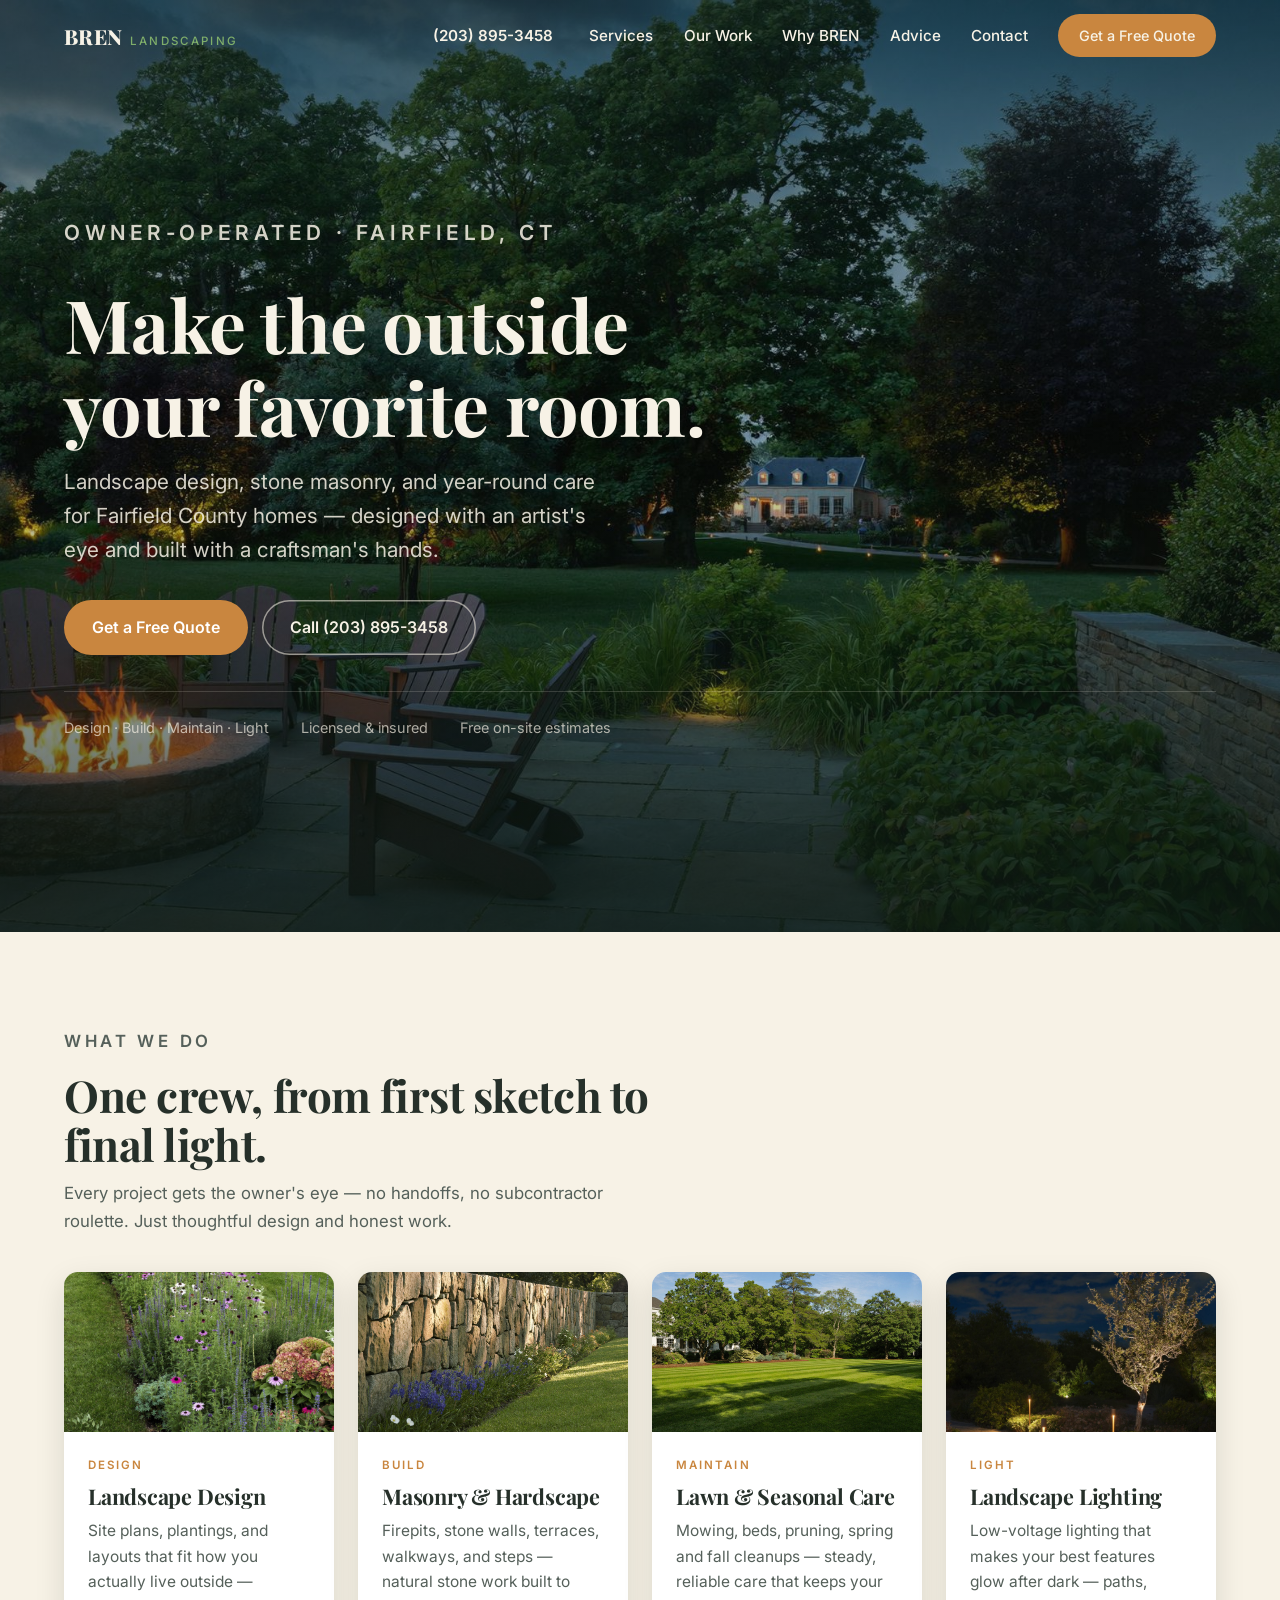
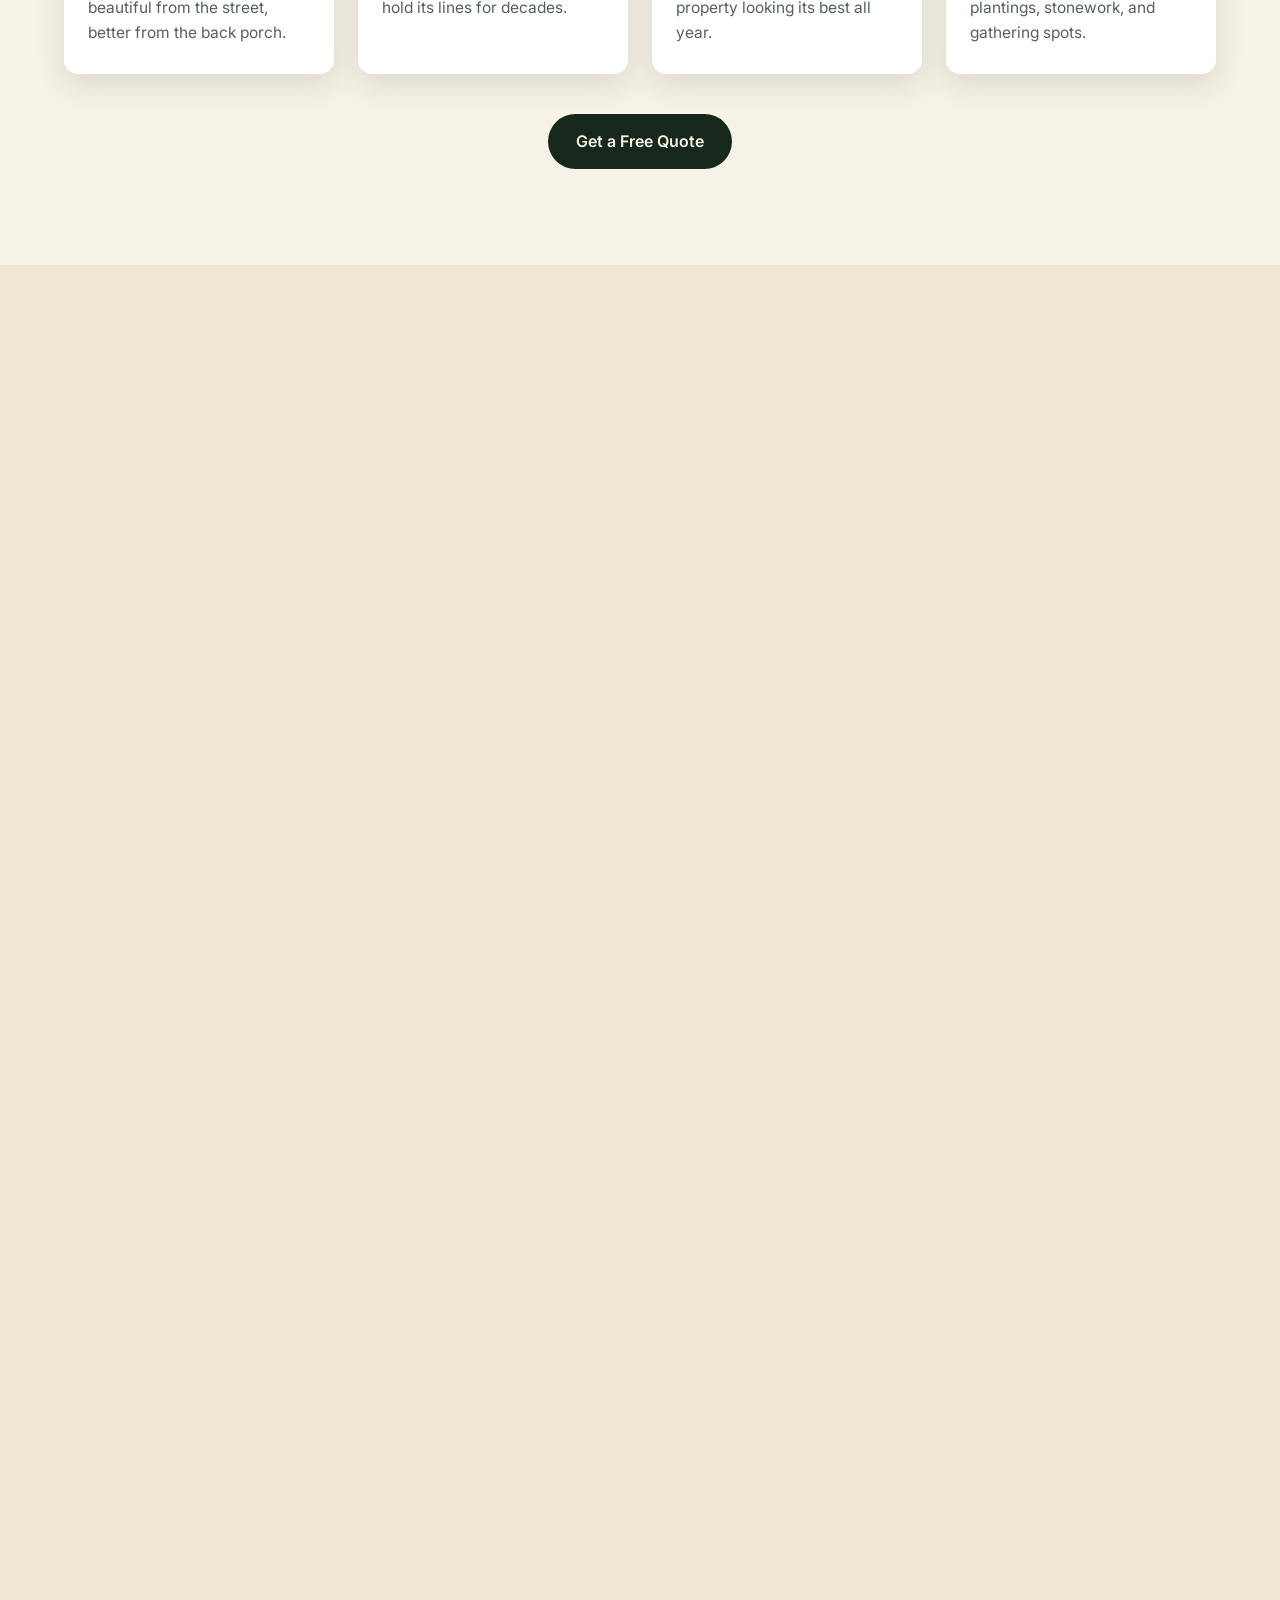
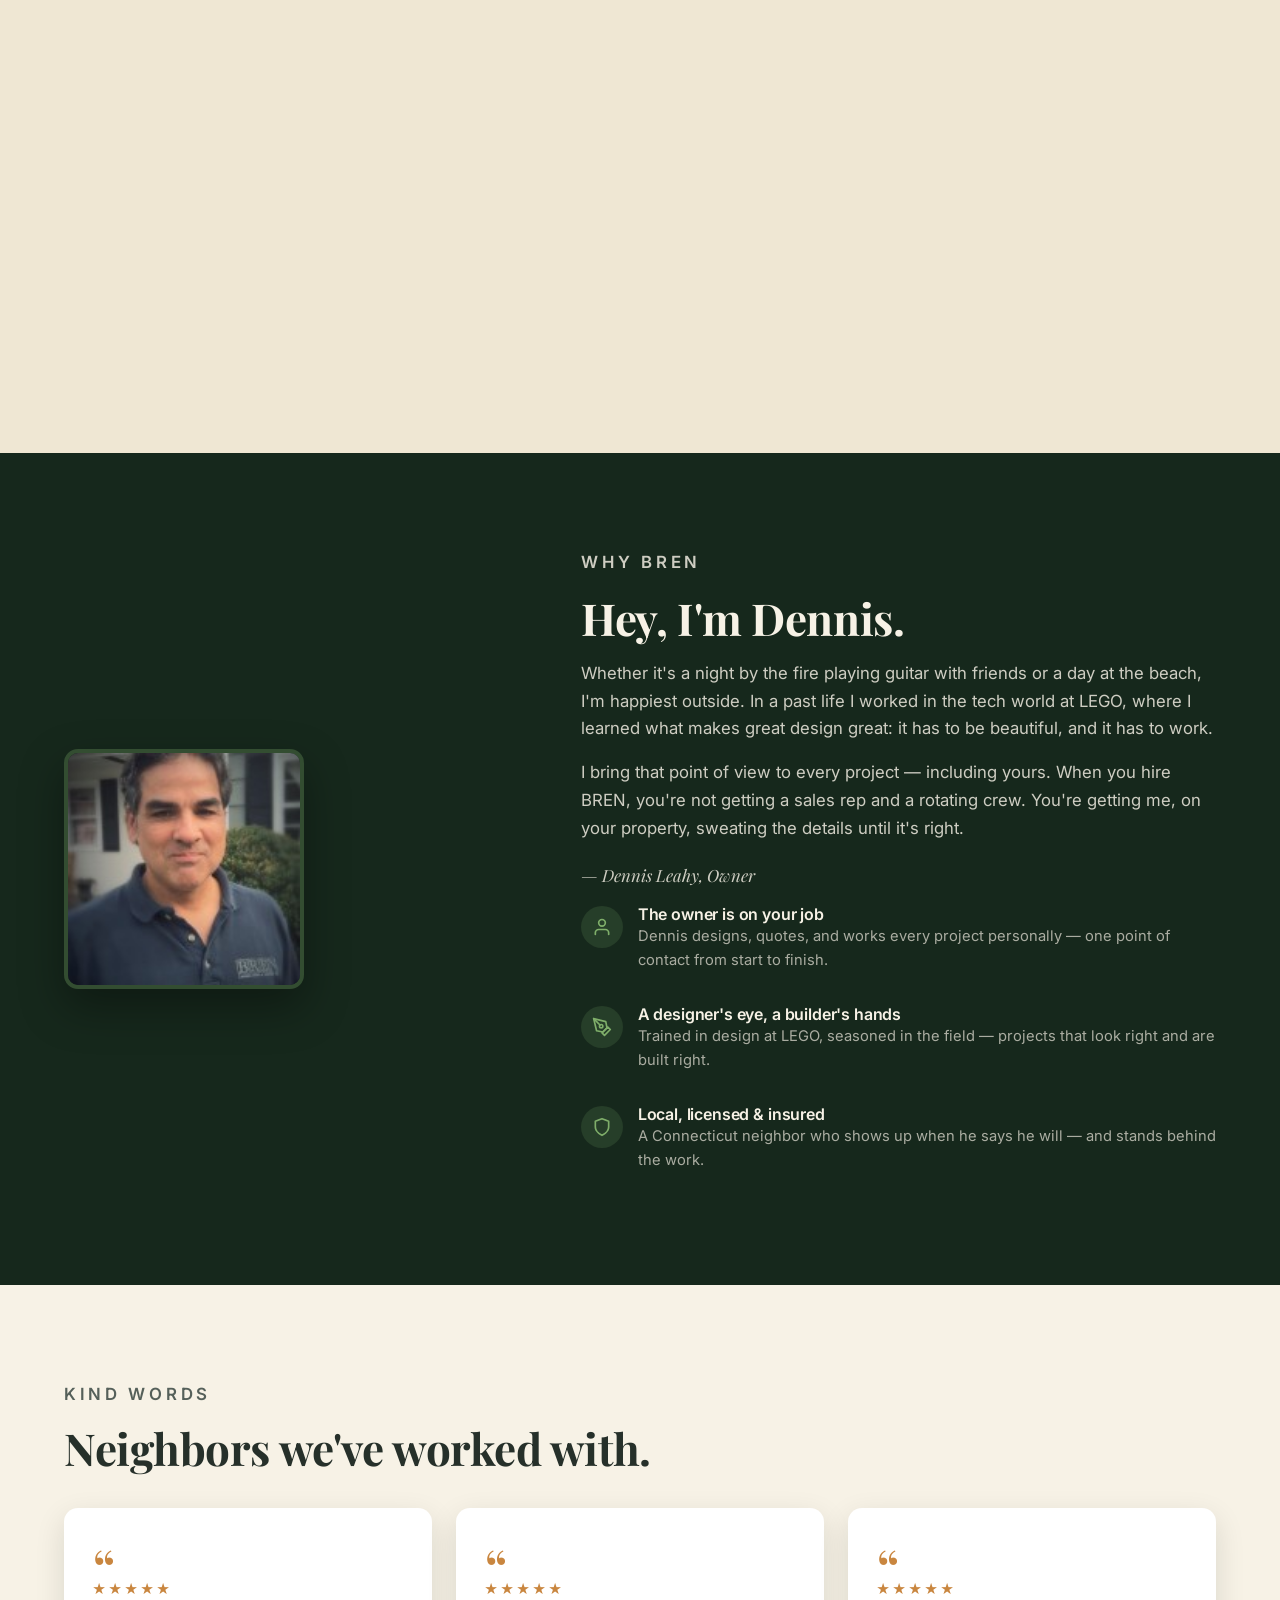
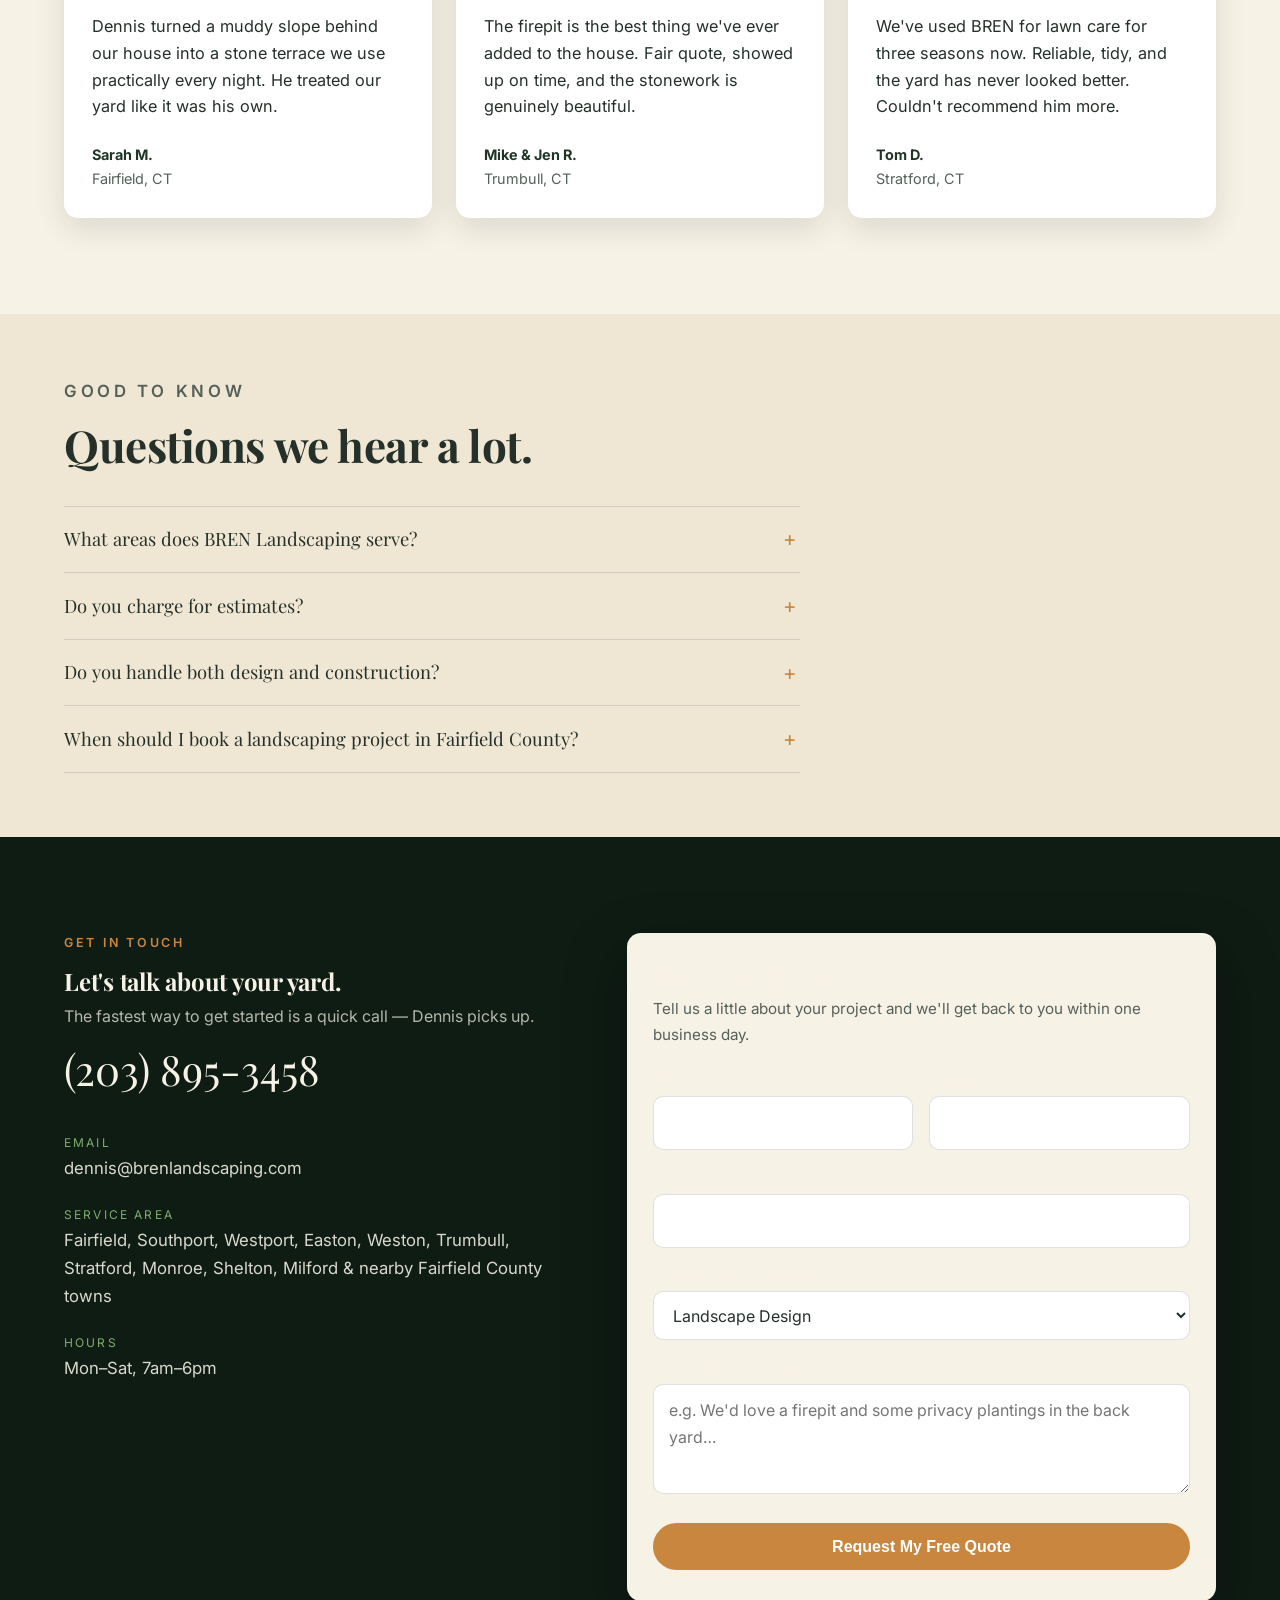
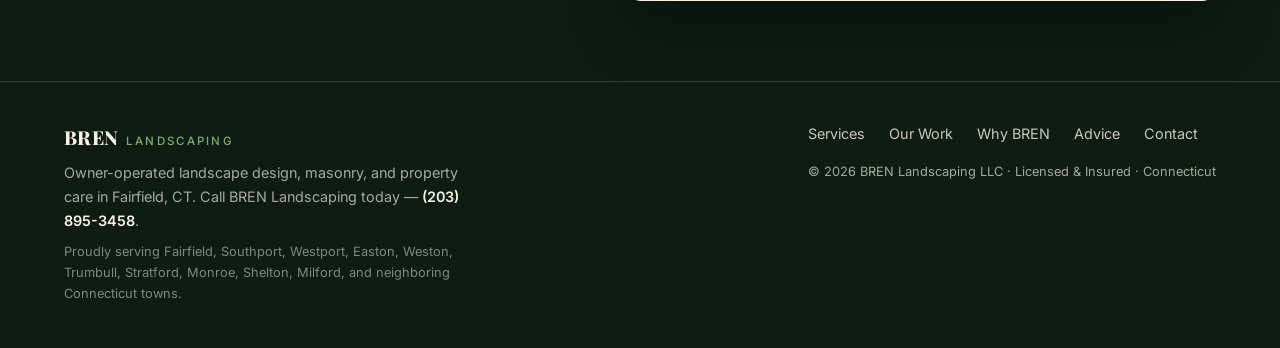
<file: index.html>
<!DOCTYPE html>
<html lang="en">
<head>
  <meta charset="UTF-8">
  <meta name="viewport" content="width=device-width, initial-scale=1.0">
  <title>Landscaping in Fairfield, CT | BREN Landscaping — Design, Masonry &amp; Lawn Care</title>
  <meta name="description" content="Owner-operated landscaping in Fairfield, CT and surrounding towns — Westport, Southport, Trumbull, Easton, Stratford &amp; more. Landscape design, stone masonry, firepits, lawn care, and landscape lighting. Free quotes: (203) 895-3458.">
  <link rel="canonical" href="https://brenlandscaping.com/">
  <meta name="geo.region" content="US-CT">
  <meta name="geo.placename" content="Fairfield, Connecticut">
  <meta property="og:type" content="website">
  <meta property="og:site_name" content="BREN Landscaping LLC">
  <meta property="og:title" content="Landscaping in Fairfield, CT | BREN Landscaping">
  <meta property="og:description" content="Owner-operated landscape design, stone masonry, lawn care, and landscape lighting in Fairfield, CT and surrounding Fairfield County towns. Free quotes: (203) 895-3458.">
  <meta property="og:url" content="https://brenlandscaping.com/">
  <meta property="og:image" content="https://brenlandscaping.com/images/hero.jpg">
  <meta name="twitter:card" content="summary_large_image">
  <meta name="twitter:title" content="Landscaping in Fairfield, CT | BREN Landscaping">
  <meta name="twitter:description" content="Owner-operated landscape design, masonry, lawn care &amp; lighting serving Fairfield County, CT. Free quotes: (203) 895-3458.">
  <link rel="icon" type="image/svg+xml" href="images/favicon.svg">
  <link rel="preconnect" href="https://fonts.googleapis.com">
  <link rel="preconnect" href="https://fonts.gstatic.com" crossorigin>
  <link href="https://fonts.googleapis.com/css2?family=Playfair+Display:ital,wght@0,700;0,800;1,600&family=Inter:wght@400;500;600&display=swap" rel="stylesheet">
  <link rel="stylesheet" href="css/styles.css">
  <script type="application/ld+json">
  {
    "@context": "https://schema.org",
    "@type": "HomeAndConstructionBusiness",
    "@id": "https://brenlandscaping.com/#business",
    "name": "BREN Landscaping LLC",
    "description": "Owner-operated landscaping company serving Fairfield, CT and surrounding Fairfield County towns. Landscape design, stone masonry, firepits, patios, lawn care, seasonal maintenance, and landscape lighting.",
    "url": "https://brenlandscaping.com/",
    "telephone": "+1-203-895-3458",
    "email": "dennis@brenlandscaping.com",
    "image": "https://brenlandscaping.com/images/hero.jpg",
    "priceRange": "$$",
    "founder": { "@type": "Person", "name": "Dennis Leahy" },
    "address": {
      "@type": "PostalAddress",
      "addressLocality": "Fairfield",
      "addressRegion": "CT",
      "addressCountry": "US"
    },
    "geo": { "@type": "GeoCoordinates", "latitude": 41.1408, "longitude": -73.2613 },
    "openingHoursSpecification": {
      "@type": "OpeningHoursSpecification",
      "dayOfWeek": ["Monday", "Tuesday", "Wednesday", "Thursday", "Friday", "Saturday"],
      "opens": "07:00",
      "closes": "18:00"
    },
    "areaServed": [
      { "@type": "City", "name": "Fairfield, CT" },
      { "@type": "City", "name": "Southport, CT" },
      { "@type": "City", "name": "Westport, CT" },
      { "@type": "City", "name": "Easton, CT" },
      { "@type": "City", "name": "Weston, CT" },
      { "@type": "City", "name": "Trumbull, CT" },
      { "@type": "City", "name": "Stratford, CT" },
      { "@type": "City", "name": "Monroe, CT" },
      { "@type": "City", "name": "Shelton, CT" },
      { "@type": "City", "name": "Milford, CT" }
    ],
    "hasOfferCatalog": {
      "@type": "OfferCatalog",
      "name": "Landscaping Services",
      "itemListElement": [
        { "@type": "Offer", "itemOffered": { "@type": "Service", "name": "Landscape Design", "areaServed": "Fairfield County, CT" } },
        { "@type": "Offer", "itemOffered": { "@type": "Service", "name": "Masonry & Hardscape — firepits, stone walls, terraces, walkways", "areaServed": "Fairfield County, CT" } },
        { "@type": "Offer", "itemOffered": { "@type": "Service", "name": "Lawn Care & Seasonal Maintenance", "areaServed": "Fairfield County, CT" } },
        { "@type": "Offer", "itemOffered": { "@type": "Service", "name": "Landscape Lighting", "areaServed": "Fairfield County, CT" } }
      ]
    }
  }
  </script>
  <script type="application/ld+json">
  {
    "@context": "https://schema.org",
    "@type": "FAQPage",
    "mainEntity": [
      {
        "@type": "Question",
        "name": "What areas does BREN Landscaping serve?",
        "acceptedAnswer": {
          "@type": "Answer",
          "text": "We're based in Fairfield, CT and work throughout the surrounding towns — Southport, Westport, Easton, Weston, Trumbull, Stratford, Monroe, Shelton, Milford, and neighboring Fairfield County communities."
        }
      },
      {
        "@type": "Question",
        "name": "Do you charge for estimates?",
        "acceptedAnswer": {
          "@type": "Answer",
          "text": "No — on-site estimates are always free. Call (203) 895-3458 and Dennis will walk the property with you, talk through ideas, and follow up with a clear written quote."
        }
      },
      {
        "@type": "Question",
        "name": "Do you handle both design and construction?",
        "acceptedAnswer": {
          "@type": "Answer",
          "text": "Yes. BREN is a design-build company: the same person who designs your landscape — owner Dennis Leahy — builds it. Plans, plantings, stonework, lighting, and ongoing care, all from one point of contact."
        }
      },
      {
        "@type": "Question",
        "name": "When should I book a landscaping project in Fairfield County?",
        "acceptedAnswer": {
          "@type": "Answer",
          "text": "Spring and fall fill up fastest. For patios, firepits, and other masonry projects, reaching out a season ahead is ideal — but call anytime and we'll find a slot that works."
        }
      }
    ]
  }
  </script>
</head>
<body>

  <!-- ============ Header ============ -->
  <header class="site-header" id="top">
    <div class="wrap header-inner">
      <a class="logo" href="#top">BREN <span>Landscaping</span></a>
      <a class="nav-phone" href="tel:+12038953458">(203)&nbsp;895-3458</a>
      <nav class="site-nav" id="site-nav" aria-label="Main navigation">
        <a href="#services">Services</a>
        <a href="#portfolio">Our Work</a>
        <a href="#why">Why BREN</a>
        <a href="blog/index.html">Advice</a>
        <a href="#contact">Contact</a>
        <a class="btn btn-primary" href="#contact">Get a Free Quote</a>
        <a class="btn btn-ghost nav-call" href="tel:+12038953458">Call (203) 895-3458</a>
      </nav>
      <button class="nav-toggle" aria-label="Open menu" aria-expanded="false" aria-controls="site-nav"><span></span></button>
    </div>
  </header>

  <!-- ============ Hero ============ -->
  <section class="hero">
    <div class="wrap hero-content">
      <p class="eyebrow">Owner-Operated &middot; Fairfield, CT</p>
      <h1>Make the outside your favorite room.</h1>
      <p>Landscape design, stone masonry, and year-round care for Fairfield County homes — designed with an artist's eye and built with a craftsman's hands.</p>
      <div class="hero-ctas">
        <a class="btn btn-primary" href="#contact">Get a Free Quote</a>
        <a class="btn btn-ghost" href="tel:+12038953458">Call (203) 895-3458</a>
      </div>
      <div class="hero-note">
        <span>Design &middot; Build &middot; Maintain &middot; Light</span>
        <span>Licensed &amp; insured</span>
        <span>Free on-site estimates</span>
      </div>
    </div>
  </section>

  <!-- ============ Services ============ -->
  <section class="services" id="services">
    <div class="wrap">
      <div class="section-head reveal">
        <p class="eyebrow">What We Do</p>
        <h2>One crew, from first sketch to final light.</h2>
        <p>Every project gets the owner's eye — no handoffs, no subcontractor roulette. Just thoughtful design and honest work.</p>
      </div>
      <div class="services-grid">
        <article class="service-card reveal">
          <img src="images/gallery-8.jpg" alt="Layered perennial garden design">
          <div class="service-body">
            <span class="service-tag">Design</span>
            <h3>Landscape Design</h3>
            <p>Site plans, plantings, and layouts that fit how you actually live outside — beautiful from the street, better from the back porch.</p>
          </div>
        </article>
        <article class="service-card reveal">
          <img src="images/gallery-3.jpg" alt="Dry-laid fieldstone wall masonry">
          <div class="service-body">
            <span class="service-tag">Build</span>
            <h3>Masonry &amp; Hardscape</h3>
            <p>Firepits, stone walls, terraces, walkways, and steps — natural stone work built to hold its lines for decades.</p>
          </div>
        </article>
        <article class="service-card reveal">
          <img src="images/gallery-5.jpg" alt="Freshly maintained striped lawn">
          <div class="service-body">
            <span class="service-tag">Maintain</span>
            <h3>Lawn &amp; Seasonal Care</h3>
            <p>Mowing, beds, pruning, spring and fall cleanups — steady, reliable care that keeps your property looking its best all year.</p>
          </div>
        </article>
        <article class="service-card reveal">
          <img src="images/gallery-4.jpg" alt="Landscape lighting along a garden path at night">
          <div class="service-body">
            <span class="service-tag">Light</span>
            <h3>Landscape Lighting</h3>
            <p>Low-voltage lighting that makes your best features glow after dark — paths, plantings, stonework, and gathering spots.</p>
          </div>
        </article>
      </div>
      <div class="section-cta reveal">
        <a class="btn btn-dark" href="#contact">Get a Free Quote</a>
      </div>
    </div>
  </section>

  <!-- ============ Portfolio ============ -->
  <section class="portfolio" id="portfolio">
    <div class="wrap">
      <div class="section-head reveal">
        <p class="eyebrow">Our Work</p>
        <h2>Projects we're proud to sign.</h2>
        <p>A few recent backyards, patios, and gardens in Fairfield, Westport, Trumbull, and the towns in between.</p>
      </div>
      <div class="masonry">
        <figure class="reveal"><img src="images/gallery-1.jpg" alt="Custom stone firepit at dusk in Fairfield, CT" loading="lazy"><figcaption>Custom Firepit &amp; Seating &middot; Fairfield</figcaption></figure>
        <figure class="reveal"><img src="images/gallery-2.jpg" alt="Bluestone terrace with garden beds in Westport, CT" loading="lazy"><figcaption>Bluestone Terrace &middot; Westport</figcaption></figure>
        <figure class="reveal"><img src="images/gallery-6.jpg" alt="Stone steps through a planted hillside in Easton, CT" loading="lazy"><figcaption>Hillside Steps &amp; Plantings &middot; Easton</figcaption></figure>
        <figure class="reveal"><img src="images/gallery-5.jpg" alt="Freshly striped lawn with mature trees in Fairfield, CT" loading="lazy"><figcaption>Full-Property Lawn Care &middot; Fairfield</figcaption></figure>
        <figure class="reveal"><img src="images/gallery-4.jpg" alt="Landscape lighting along a garden path at night in Southport, CT" loading="lazy"><figcaption>Path &amp; Garden Lighting &middot; Southport</figcaption></figure>
        <figure class="reveal"><img src="images/gallery-3.jpg" alt="Dry-laid fieldstone wall in Trumbull, CT" loading="lazy"><figcaption>Dry-Laid Fieldstone Wall &middot; Trumbull</figcaption></figure>
        <figure class="reveal"><img src="images/gallery-7.jpg" alt="Outdoor dining patio under string lights in Stratford, CT" loading="lazy"><figcaption>Evening Dining Patio &middot; Stratford</figcaption></figure>
        <figure class="reveal"><img src="images/gallery-8.jpg" alt="Layered perennial garden bed in bloom in Weston, CT" loading="lazy"><figcaption>Perennial Garden Beds &middot; Weston</figcaption></figure>
      </div>
      <div class="section-cta reveal">
        <a class="btn btn-dark" href="tel:+12038953458">Call to Talk About Your Project</a>
      </div>
    </div>
  </section>

  <!-- ============ Why BREN ============ -->
  <section class="why on-dark" id="why">
    <div class="wrap why-grid">
      <div class="why-photo reveal">
        <img src="images/dennis.jpg" alt="Dennis Leahy, owner of BREN Landscaping">
      </div>
      <div class="why-story reveal">
        <p class="eyebrow">Why BREN</p>
        <h2>Hey, I'm Dennis.</h2>
        <p>Whether it's a night by the fire playing guitar with friends or a day at the beach, I'm happiest outside. In a past life I worked in the tech world at LEGO, where I learned what makes great design great: it has to be beautiful, and it has to work.</p>
        <p>I bring that point of view to every project — including yours. When you hire BREN, you're not getting a sales rep and a rotating crew. You're getting me, on your property, sweating the details until it's right.</p>
        <p class="why-signature">— Dennis Leahy, Owner</p>
        <div class="trust-points">
          <div class="trust-point">
            <div class="trust-icon" aria-hidden="true">
              <svg width="20" height="20" viewBox="0 0 24 24" fill="none" stroke="currentColor" stroke-width="2" stroke-linecap="round" stroke-linejoin="round"><path d="M20 21v-2a4 4 0 0 0-4-4H8a4 4 0 0 0-4 4v2"/><circle cx="12" cy="7" r="4"/></svg>
            </div>
            <div>
              <h3>The owner is on your job</h3>
              <p>Dennis designs, quotes, and works every project personally — one point of contact from start to finish.</p>
            </div>
          </div>
          <div class="trust-point">
            <div class="trust-icon" aria-hidden="true">
              <svg width="20" height="20" viewBox="0 0 24 24" fill="none" stroke="currentColor" stroke-width="2" stroke-linecap="round" stroke-linejoin="round"><path d="M12 19l7-7 3 3-7 7-3-3z"/><path d="M18 13l-1.5-7.5L2 2l3.5 14.5L13 18l5-5z"/><path d="M2 2l7.586 7.586"/><circle cx="11" cy="11" r="2"/></svg>
            </div>
            <div>
              <h3>A designer's eye, a builder's hands</h3>
              <p>Trained in design at LEGO, seasoned in the field — projects that look right and are built right.</p>
            </div>
          </div>
          <div class="trust-point">
            <div class="trust-icon" aria-hidden="true">
              <svg width="20" height="20" viewBox="0 0 24 24" fill="none" stroke="currentColor" stroke-width="2" stroke-linecap="round" stroke-linejoin="round"><path d="M12 22s8-4 8-10V5l-8-3-8 3v7c0 6 8 10 8 10z"/></svg>
            </div>
            <div>
              <h3>Local, licensed &amp; insured</h3>
              <p>A Connecticut neighbor who shows up when he says he will — and stands behind the work.</p>
            </div>
          </div>
        </div>
      </div>
    </div>
  </section>

  <!-- ============ Testimonials ============ -->
  <section class="testimonials" id="testimonials">
    <div class="wrap">
      <div class="section-head reveal">
        <p class="eyebrow">Kind Words</p>
        <h2>Neighbors we've worked with.</h2>
      </div>
      <div class="quotes-grid">
        <article class="quote-card reveal">
          <div class="quote-mark" aria-hidden="true">&ldquo;</div>
          <div class="stars" aria-label="5 out of 5 stars">★★★★★</div>
          <blockquote>Dennis turned a muddy slope behind our house into a stone terrace we use practically every night. He treated our yard like it was his own.</blockquote>
          <footer><strong>Sarah M.</strong><span>Fairfield, CT</span></footer>
        </article>
        <article class="quote-card reveal">
          <div class="quote-mark" aria-hidden="true">&ldquo;</div>
          <div class="stars" aria-label="5 out of 5 stars">★★★★★</div>
          <blockquote>The firepit is the best thing we've ever added to the house. Fair quote, showed up on time, and the stonework is genuinely beautiful.</blockquote>
          <footer><strong>Mike &amp; Jen R.</strong><span>Trumbull, CT</span></footer>
        </article>
        <article class="quote-card reveal">
          <div class="quote-mark" aria-hidden="true">&ldquo;</div>
          <div class="stars" aria-label="5 out of 5 stars">★★★★★</div>
          <blockquote>We've used BREN for lawn care for three seasons now. Reliable, tidy, and the yard has never looked better. Couldn't recommend him more.</blockquote>
          <footer><strong>Tom D.</strong><span>Stratford, CT</span></footer>
        </article>
      </div>
    </div>
  </section>

  <!-- ============ FAQ ============ -->
  <section class="faq" id="faq">
    <div class="wrap">
      <div class="section-head reveal">
        <p class="eyebrow">Good to Know</p>
        <h2>Questions we hear a lot.</h2>
      </div>
      <div class="faq-list reveal">
        <details>
          <summary>What areas does BREN Landscaping serve?</summary>
          <p>We're based in Fairfield, CT and work throughout the surrounding towns — Southport, Westport, Easton, Weston, Trumbull, Stratford, Monroe, Shelton, Milford, and neighboring Fairfield County communities.</p>
        </details>
        <details>
          <summary>Do you charge for estimates?</summary>
          <p>No — on-site estimates are always free. Call <a href="tel:+12038953458">(203) 895-3458</a> and Dennis will walk the property with you, talk through ideas, and follow up with a clear written quote.</p>
        </details>
        <details>
          <summary>Do you handle both design and construction?</summary>
          <p>Yes. BREN is a design-build company: the same person who designs your landscape — owner Dennis Leahy — builds it. Plans, plantings, stonework, lighting, and ongoing care, all from one point of contact.</p>
        </details>
        <details>
          <summary>When should I book a landscaping project in Fairfield County?</summary>
          <p>Spring and fall fill up fastest. For patios, firepits, and other masonry projects, reaching out a season ahead is ideal — but call anytime and we'll find a slot that works.</p>
        </details>
      </div>
    </div>
  </section>

  <!-- ============ Contact ============ -->
  <section class="contact on-dark" id="contact">
    <div class="wrap contact-grid">
      <div class="reveal">
        <p class="eyebrow">Get In Touch</p>
        <h2 class="section-head" style="margin-bottom:0.5rem;">Let's talk about your yard.</h2>
        <p style="color:rgba(247,242,230,0.72);">The fastest way to get started is a quick call — Dennis picks up.</p>
        <a class="contact-phone" href="tel:+12038953458">(203) 895-3458</a>
        <div class="contact-lines">
          <div class="contact-line">
            <small>Email</small>
            <a href="mailto:dennis@brenlandscaping.com">dennis@brenlandscaping.com</a>
          </div>
          <div class="contact-line">
            <small>Service Area</small>
            <p>Fairfield, Southport, Westport, Easton, Weston, Trumbull, Stratford, Monroe, Shelton, Milford &amp; nearby Fairfield County towns</p>
          </div>
          <div class="contact-line">
            <small>Hours</small>
            <p>Mon&ndash;Sat, 7am&ndash;6pm</p>
          </div>
        </div>
      </div>
      <div class="reveal">
        <form class="quote-form" id="quote-form" novalidate>
          <h3>Get a Free Quote</h3>
          <p>Tell us a little about your project and we'll get back to you within one business day.</p>
          <div class="form-row split">
            <div class="field">
              <label for="name">Name</label>
              <input type="text" id="name" name="name" autocomplete="name" required>
            </div>
            <div class="field">
              <label for="phone">Phone</label>
              <input type="tel" id="phone" name="phone" autocomplete="tel" required>
            </div>
          </div>
          <div class="form-row">
            <div class="field">
              <label for="email">Email</label>
              <input type="email" id="email" name="email" autocomplete="email">
            </div>
          </div>
          <div class="form-row">
            <div class="field">
              <label for="service">What are you interested in?</label>
              <select id="service" name="service">
                <option>Landscape Design</option>
                <option>Masonry &amp; Hardscape</option>
                <option>Lawn &amp; Seasonal Care</option>
                <option>Landscape Lighting</option>
                <option>Not sure yet — let's talk</option>
              </select>
            </div>
          </div>
          <div class="form-row">
            <div class="field">
              <label for="message">Tell us about your project</label>
              <textarea id="message" name="message" placeholder="e.g. We'd love a firepit and some privacy plantings in the back yard&hellip;"></textarea>
            </div>
          </div>
          <button type="submit" class="btn btn-primary">Request My Free Quote</button>
          <p class="form-status" id="form-status" role="status"></p>
        </form>
      </div>
    </div>
  </section>

  <!-- ============ Footer ============ -->
  <footer class="site-footer">
    <div class="wrap footer-inner">
      <div class="footer-brand">
        <a class="logo" href="#top">BREN <span>Landscaping</span></a>
        <p>Owner-operated landscape design, masonry, and property care in Fairfield, CT. Call BREN Landscaping today — <a class="footer-phone" href="tel:+12038953458">(203) 895-3458</a>.</p>
        <p class="footer-area">Proudly serving Fairfield, Southport, Westport, Easton, Weston, Trumbull, Stratford, Monroe, Shelton, Milford, and neighboring Connecticut towns.</p>
      </div>
      <div>
        <nav class="footer-links" aria-label="Footer navigation">
          <a href="#services">Services</a>
          <a href="#portfolio">Our Work</a>
          <a href="#why">Why BREN</a>
          <a href="blog/index.html">Advice</a>
          <a href="#contact">Contact</a>
        </nav>
        <p class="footer-legal" style="margin-top:1rem;">&copy; <span id="year">2026</span> BREN Landscaping LLC &middot; Licensed &amp; Insured &middot; Connecticut</p>
      </div>
    </div>
  </footer>

  <script src="js/main.js"></script>
</body>
</html>
</file>
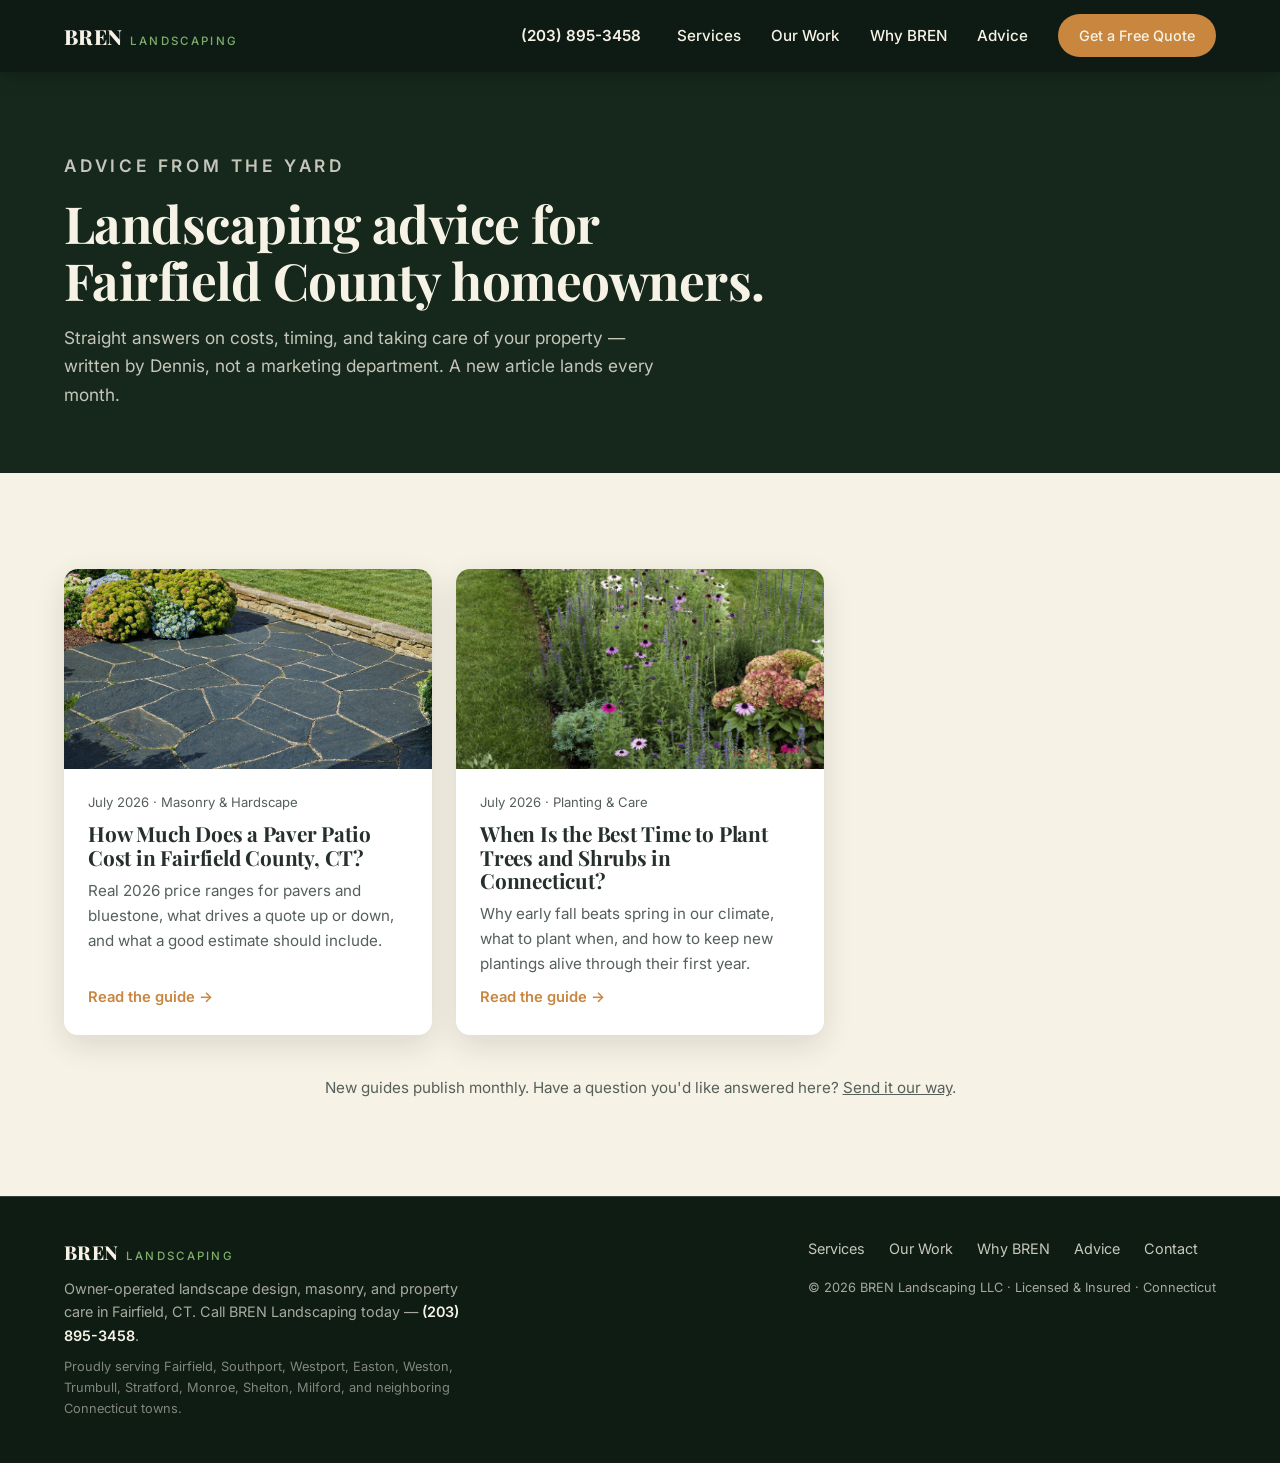
<file: blog/index.html>
<!DOCTYPE html>
<html lang="en">
<head>
  <meta charset="UTF-8">
  <meta name="viewport" content="width=device-width, initial-scale=1.0">
  <title>Landscaping Advice for Fairfield County, CT | BREN Landscaping</title>
  <meta name="description" content="Practical landscaping advice for Fairfield County homeowners from BREN Landscaping — patio costs, planting timing, seasonal care, and outdoor living ideas for Fairfield, Westport, Trumbull &amp; nearby CT towns.">
  <link rel="canonical" href="https://brenlandscaping.com/blog/">
  <meta property="og:type" content="website">
  <meta property="og:site_name" content="BREN Landscaping LLC">
  <meta property="og:title" content="Landscaping Advice for Fairfield County, CT">
  <meta property="og:description" content="Patio costs, planting timing, and seasonal care advice for Fairfield County homeowners, from owner Dennis Leahy.">
  <meta property="og:url" content="https://brenlandscaping.com/blog/">
  <link rel="icon" type="image/svg+xml" href="../images/favicon.svg">
  <link rel="preconnect" href="https://fonts.googleapis.com">
  <link rel="preconnect" href="https://fonts.gstatic.com" crossorigin>
  <link href="https://fonts.googleapis.com/css2?family=Playfair+Display:ital,wght@0,700;0,800;1,600&family=Inter:wght@400;500;600&display=swap" rel="stylesheet">
  <link rel="stylesheet" href="../css/styles.css">
  <script type="application/ld+json">
  {
    "@context": "https://schema.org",
    "@type": "Blog",
    "@id": "https://brenlandscaping.com/blog/#blog",
    "name": "BREN Landscaping Advice",
    "description": "Practical landscaping, masonry, and outdoor living advice for Fairfield County, CT homeowners.",
    "url": "https://brenlandscaping.com/blog/",
    "publisher": { "@id": "https://brenlandscaping.com/#business" },
    "blogPost": [
      {
        "@type": "BlogPosting",
        "headline": "How Much Does a Paver Patio Cost in Fairfield County, CT?",
        "url": "https://brenlandscaping.com/blog/paver-patio-cost-fairfield-county-ct.html",
        "datePublished": "2026-07-10",
        "author": { "@type": "Person", "name": "Dennis Leahy" }
      },
      {
        "@type": "BlogPosting",
        "headline": "When Is the Best Time to Plant Trees and Shrubs in Connecticut?",
        "url": "https://brenlandscaping.com/blog/best-time-to-plant-trees-shrubs-connecticut.html",
        "datePublished": "2026-07-10",
        "author": { "@type": "Person", "name": "Dennis Leahy" }
      }
    ]
  }
  </script>
</head>
<body>

  <header class="site-header solid" id="top">
    <div class="wrap header-inner">
      <a class="logo" href="../index.html">BREN <span>Landscaping</span></a>
      <a class="nav-phone" href="tel:+12038953458">(203)&nbsp;895-3458</a>
      <nav class="site-nav" id="site-nav" aria-label="Main navigation">
        <a href="../index.html#services">Services</a>
        <a href="../index.html#portfolio">Our Work</a>
        <a href="../index.html#why">Why BREN</a>
        <a href="index.html">Advice</a>
        <a class="btn btn-primary" href="../index.html#contact">Get a Free Quote</a>
        <a class="btn btn-ghost nav-call" href="tel:+12038953458">Call (203) 895-3458</a>
      </nav>
      <button class="nav-toggle" aria-label="Open menu" aria-expanded="false" aria-controls="site-nav"><span></span></button>
    </div>
  </header>

  <section class="page-head">
    <div class="wrap">
      <p class="eyebrow">Advice From the Yard</p>
      <h1>Landscaping advice for Fairfield County homeowners.</h1>
      <p>Straight answers on costs, timing, and taking care of your property — written by Dennis, not a marketing department. A new article lands every month.</p>
    </div>
  </section>

  <section>
    <div class="wrap">
      <div class="post-cards">
        <a class="post-card reveal" href="paver-patio-cost-fairfield-county-ct.html">
          <img src="../images/gallery-2.jpg" alt="Bluestone patio in a Fairfield County backyard">
          <div class="post-card-body">
            <span class="post-card-date">July 2026 &middot; Masonry &amp; Hardscape</span>
            <h2>How Much Does a Paver Patio Cost in Fairfield County, CT?</h2>
            <p>Real 2026 price ranges for pavers and bluestone, what drives a quote up or down, and what a good estimate should include.</p>
            <span class="post-card-more">Read the guide &rarr;</span>
          </div>
        </a>
        <a class="post-card reveal" href="best-time-to-plant-trees-shrubs-connecticut.html">
          <img src="../images/gallery-8.jpg" alt="Perennial garden beds planted in a Connecticut yard">
          <div class="post-card-body">
            <span class="post-card-date">July 2026 &middot; Planting &amp; Care</span>
            <h2>When Is the Best Time to Plant Trees and Shrubs in Connecticut?</h2>
            <p>Why early fall beats spring in our climate, what to plant when, and how to keep new plantings alive through their first year.</p>
            <span class="post-card-more">Read the guide &rarr;</span>
          </div>
        </a>
      </div>
      <p class="blog-note">New guides publish monthly. Have a question you'd like answered here? <a href="../index.html#contact">Send it our way</a>.</p>
    </div>
  </section>

  <footer class="site-footer">
    <div class="wrap footer-inner">
      <div class="footer-brand">
        <a class="logo" href="../index.html">BREN <span>Landscaping</span></a>
        <p>Owner-operated landscape design, masonry, and property care in Fairfield, CT. Call BREN Landscaping today — <a class="footer-phone" href="tel:+12038953458">(203) 895-3458</a>.</p>
        <p class="footer-area">Proudly serving Fairfield, Southport, Westport, Easton, Weston, Trumbull, Stratford, Monroe, Shelton, Milford, and neighboring Connecticut towns.</p>
      </div>
      <div>
        <nav class="footer-links" aria-label="Footer navigation">
          <a href="../index.html#services">Services</a>
          <a href="../index.html#portfolio">Our Work</a>
          <a href="../index.html#why">Why BREN</a>
          <a href="index.html">Advice</a>
          <a href="../index.html#contact">Contact</a>
        </nav>
        <p class="footer-legal" style="margin-top:1rem;">&copy; <span id="year">2026</span> BREN Landscaping LLC &middot; Licensed &amp; Insured &middot; Connecticut</p>
      </div>
    </div>
  </footer>

  <script src="../js/main.js"></script>
</body>
</html>
</file>
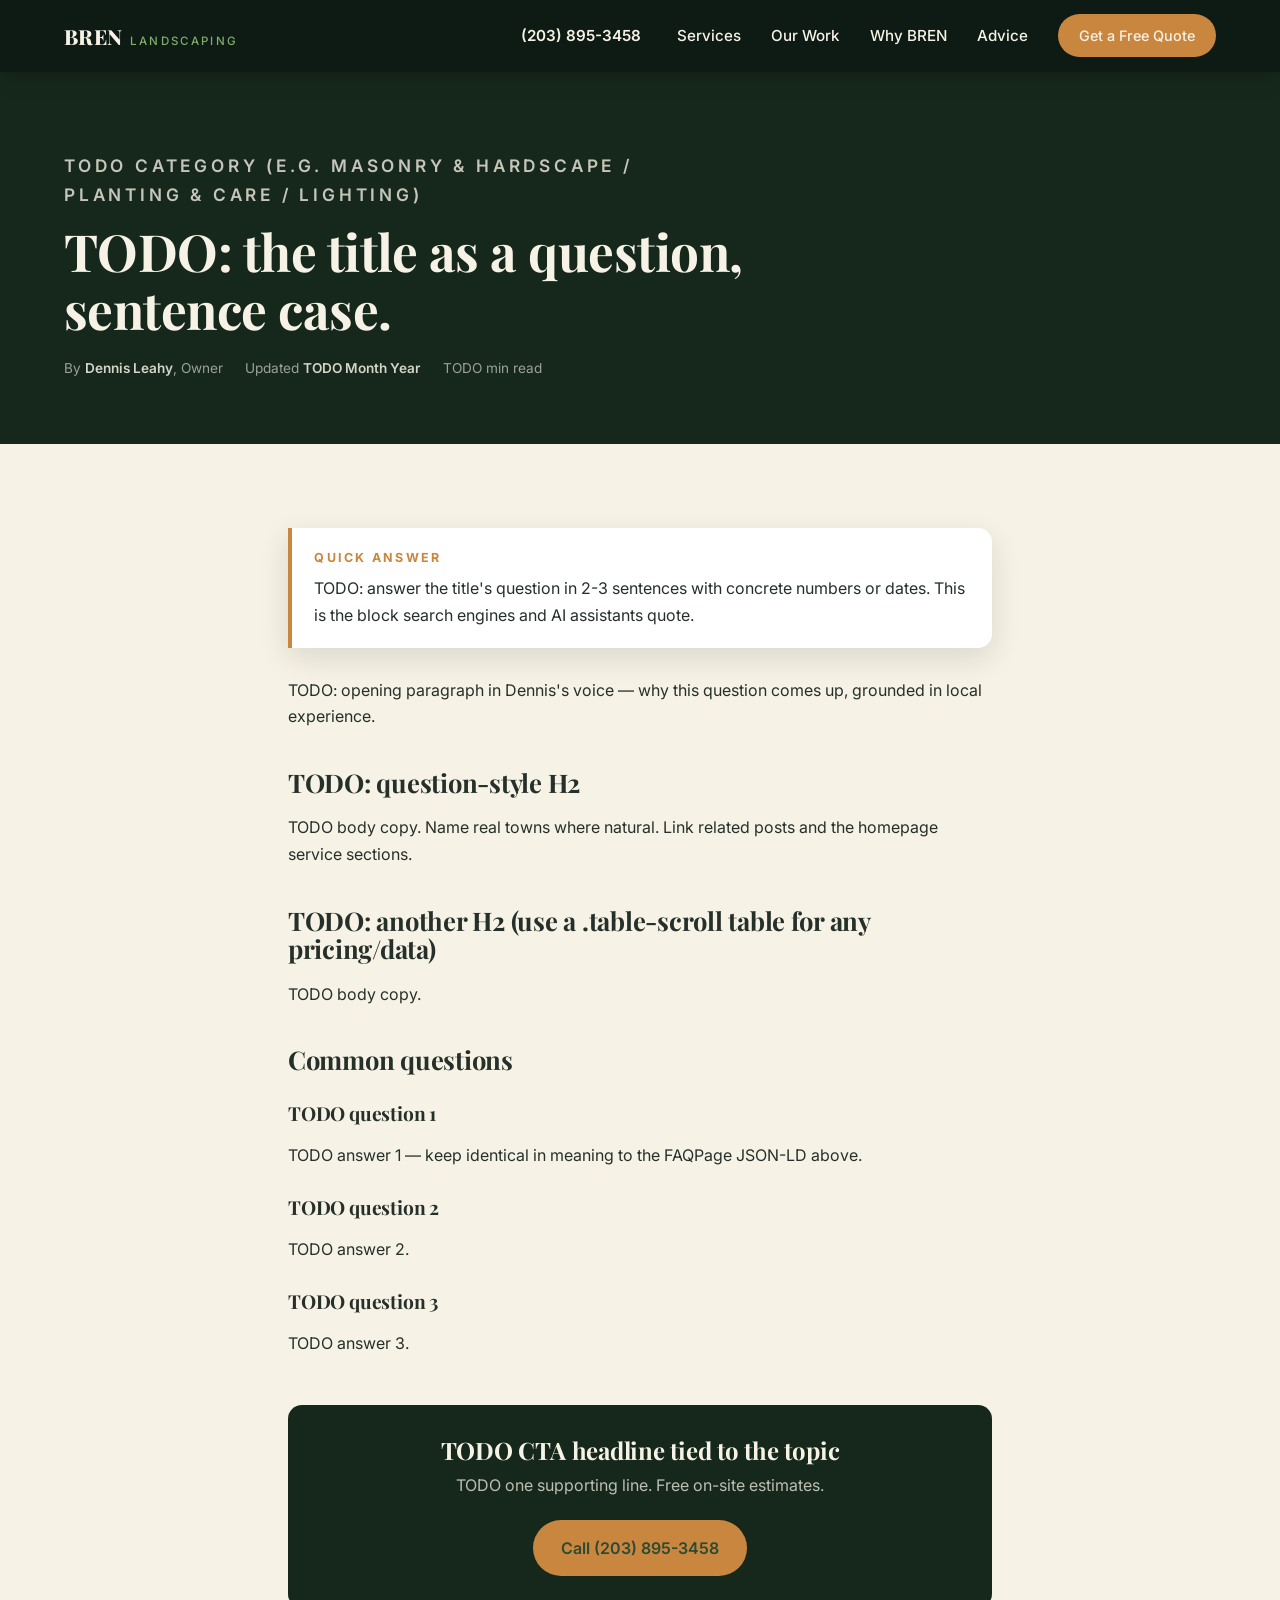
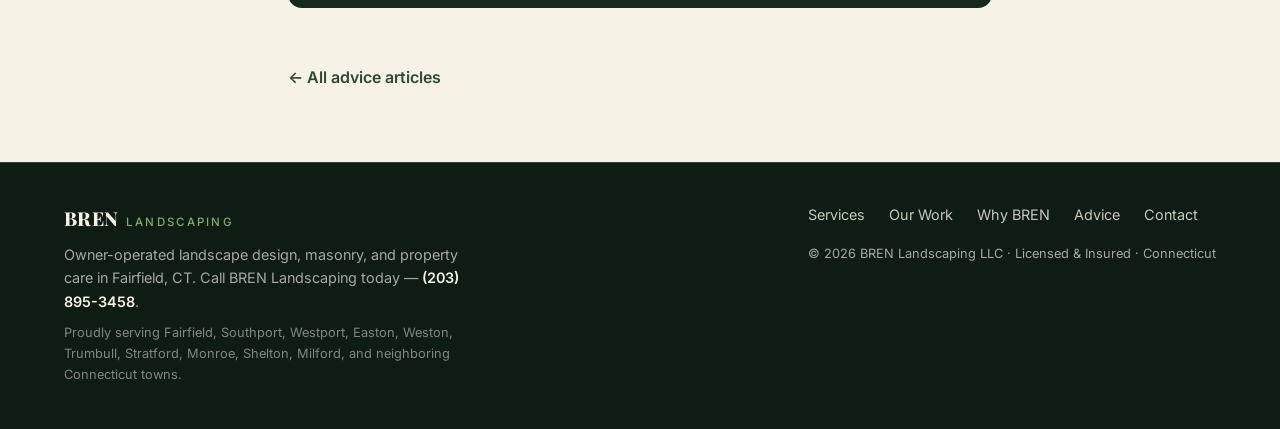
<file: blog/_template.html>
<!DOCTYPE html>
<!--
  BREN Landscaping — monthly article template
  ============================================
  To publish a new post:
  1. Copy this file to a keyword slug, e.g. blog/landscape-lighting-ideas-fairfield-ct.html
     (lowercase, hyphens, include the target phrase + a location when natural).
  2. Replace every TODO below. Delete nothing structural — each block exists
     for SEO/AEO: the Quick Answer box is what AI assistants and featured
     snippets quote; the FAQ section + FAQPage JSON-LD win expanded listings.
  3. Add a card for the post on blog/index.html (copy an existing .post-card)
     and an entry in the Blog JSON-LD on that page.
  4. Add the URL to /sitemap.xml with today's date.
  5. Writing rules: answer the title's question in the first 50 words; use
     question-style H2s; name real local towns; keep Dennis's voice — first
     person, plain-spoken, no marketing filler.
-->
<html lang="en">
<head>
  <meta charset="UTF-8">
  <meta name="viewport" content="width=device-width, initial-scale=1.0">
  <title>TODO Question-Style Title, Location If Natural | BREN Landscaping</title>
  <meta name="description" content="TODO: 150-160 chars. Lead with the direct answer, include the location and a number if you have one.">
  <link rel="canonical" href="https://brenlandscaping.com/blog/TODO-slug.html">
  <meta property="og:type" content="article">
  <meta property="og:site_name" content="BREN Landscaping LLC">
  <meta property="og:title" content="TODO Title">
  <meta property="og:description" content="TODO: one-sentence summary.">
  <meta property="og:url" content="https://brenlandscaping.com/blog/TODO-slug.html">
  <link rel="icon" type="image/svg+xml" href="../images/favicon.svg">
  <link rel="preconnect" href="https://fonts.googleapis.com">
  <link rel="preconnect" href="https://fonts.gstatic.com" crossorigin>
  <link href="https://fonts.googleapis.com/css2?family=Playfair+Display:ital,wght@0,700;0,800;1,600&family=Inter:wght@400;500;600&display=swap" rel="stylesheet">
  <link rel="stylesheet" href="../css/styles.css">
  <script type="application/ld+json">
  {
    "@context": "https://schema.org",
    "@type": "BlogPosting",
    "headline": "TODO Title",
    "description": "TODO summary",
    "mainEntityOfPage": "https://brenlandscaping.com/blog/TODO-slug.html",
    "image": "https://brenlandscaping.com/images/TODO.jpg",
    "datePublished": "TODO-YYYY-MM-DD",
    "dateModified": "TODO-YYYY-MM-DD",
    "author": {
      "@type": "Person",
      "name": "Dennis Leahy",
      "jobTitle": "Owner, BREN Landscaping LLC",
      "url": "https://brenlandscaping.com/#why"
    },
    "publisher": { "@id": "https://brenlandscaping.com/#business" }
  }
  </script>
  <script type="application/ld+json">
  {
    "@context": "https://schema.org",
    "@type": "BreadcrumbList",
    "itemListElement": [
      { "@type": "ListItem", "position": 1, "name": "Home", "item": "https://brenlandscaping.com/" },
      { "@type": "ListItem", "position": 2, "name": "Advice", "item": "https://brenlandscaping.com/blog/" },
      { "@type": "ListItem", "position": 3, "name": "TODO Short Post Name" }
    ]
  }
  </script>
  <script type="application/ld+json">
  {
    "@context": "https://schema.org",
    "@type": "FAQPage",
    "mainEntity": [
      {
        "@type": "Question",
        "name": "TODO question 1 (mirror the on-page FAQ exactly)",
        "acceptedAnswer": { "@type": "Answer", "text": "TODO answer 1" }
      },
      {
        "@type": "Question",
        "name": "TODO question 2",
        "acceptedAnswer": { "@type": "Answer", "text": "TODO answer 2" }
      },
      {
        "@type": "Question",
        "name": "TODO question 3",
        "acceptedAnswer": { "@type": "Answer", "text": "TODO answer 3" }
      }
    ]
  }
  </script>
</head>
<body>

  <header class="site-header solid" id="top">
    <div class="wrap header-inner">
      <a class="logo" href="../index.html">BREN <span>Landscaping</span></a>
      <a class="nav-phone" href="tel:+12038953458">(203)&nbsp;895-3458</a>
      <nav class="site-nav" id="site-nav" aria-label="Main navigation">
        <a href="../index.html#services">Services</a>
        <a href="../index.html#portfolio">Our Work</a>
        <a href="../index.html#why">Why BREN</a>
        <a href="index.html">Advice</a>
        <a class="btn btn-primary" href="../index.html#contact">Get a Free Quote</a>
        <a class="btn btn-ghost nav-call" href="tel:+12038953458">Call (203) 895-3458</a>
      </nav>
      <button class="nav-toggle" aria-label="Open menu" aria-expanded="false" aria-controls="site-nav"><span></span></button>
    </div>
  </header>

  <div class="page-head">
    <div class="wrap">
      <p class="eyebrow">TODO Category (e.g. Masonry &amp; Hardscape / Planting &amp; Care / Lighting)</p>
      <h1>TODO: the title as a question, sentence case.</h1>
      <div class="post-meta">
        <span>By <strong>Dennis Leahy</strong>, Owner</span>
        <span>Updated <strong>TODO Month Year</strong></span>
        <span>TODO min read</span>
      </div>
    </div>
  </div>

  <article class="wrap post-body">
    <div class="answer-box">
      <strong>Quick Answer</strong>
      <p>TODO: answer the title's question in 2-3 sentences with concrete numbers or dates. This is the block search engines and AI assistants quote.</p>
    </div>

    <p>TODO: opening paragraph in Dennis's voice — why this question comes up, grounded in local experience.</p>

    <h2>TODO: question-style H2</h2>
    <p>TODO body copy. Name real towns where natural. Link related posts and the homepage service sections.</p>

    <h2>TODO: another H2 (use a .table-scroll table for any pricing/data)</h2>
    <p>TODO body copy.</p>

    <h2>Common questions</h2>
    <h3>TODO question 1</h3>
    <p>TODO answer 1 — keep identical in meaning to the FAQPage JSON-LD above.</p>
    <h3>TODO question 2</h3>
    <p>TODO answer 2.</p>
    <h3>TODO question 3</h3>
    <p>TODO answer 3.</p>

    <div class="post-cta">
      <h2>TODO CTA headline tied to the topic</h2>
      <p>TODO one supporting line. Free on-site estimates.</p>
      <a class="btn btn-primary" href="tel:+12038953458">Call (203) 895-3458</a>
    </div>

    <a class="back-link" href="index.html">&larr; All advice articles</a>
  </article>

  <footer class="site-footer" style="margin-top:3.5rem;">
    <div class="wrap footer-inner">
      <div class="footer-brand">
        <a class="logo" href="../index.html">BREN <span>Landscaping</span></a>
        <p>Owner-operated landscape design, masonry, and property care in Fairfield, CT. Call BREN Landscaping today — <a class="footer-phone" href="tel:+12038953458">(203) 895-3458</a>.</p>
        <p class="footer-area">Proudly serving Fairfield, Southport, Westport, Easton, Weston, Trumbull, Stratford, Monroe, Shelton, Milford, and neighboring Connecticut towns.</p>
      </div>
      <div>
        <nav class="footer-links" aria-label="Footer navigation">
          <a href="../index.html#services">Services</a>
          <a href="../index.html#portfolio">Our Work</a>
          <a href="../index.html#why">Why BREN</a>
          <a href="index.html">Advice</a>
          <a href="../index.html#contact">Contact</a>
        </nav>
        <p class="footer-legal" style="margin-top:1rem;">&copy; <span id="year">2026</span> BREN Landscaping LLC &middot; Licensed &amp; Insured &middot; Connecticut</p>
      </div>
    </div>
  </footer>

  <script src="../js/main.js"></script>
</body>
</html>
</file>
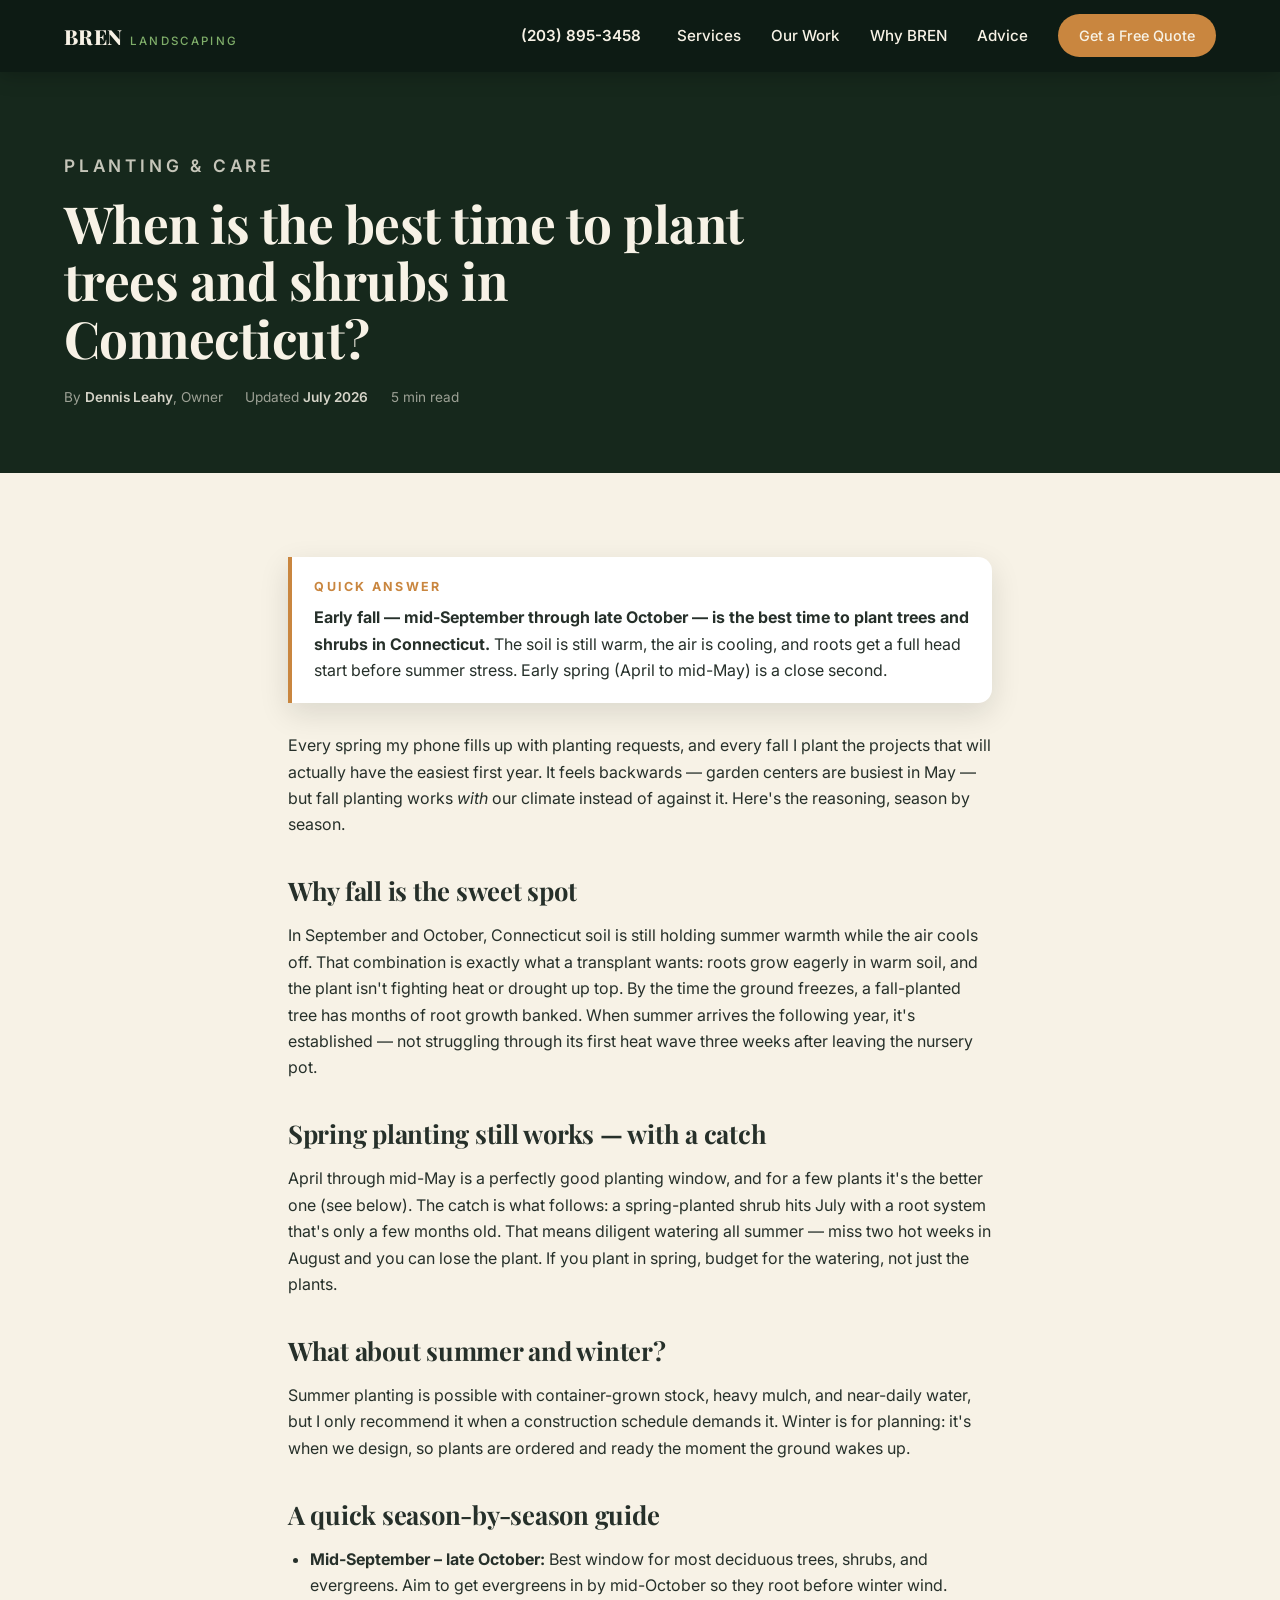
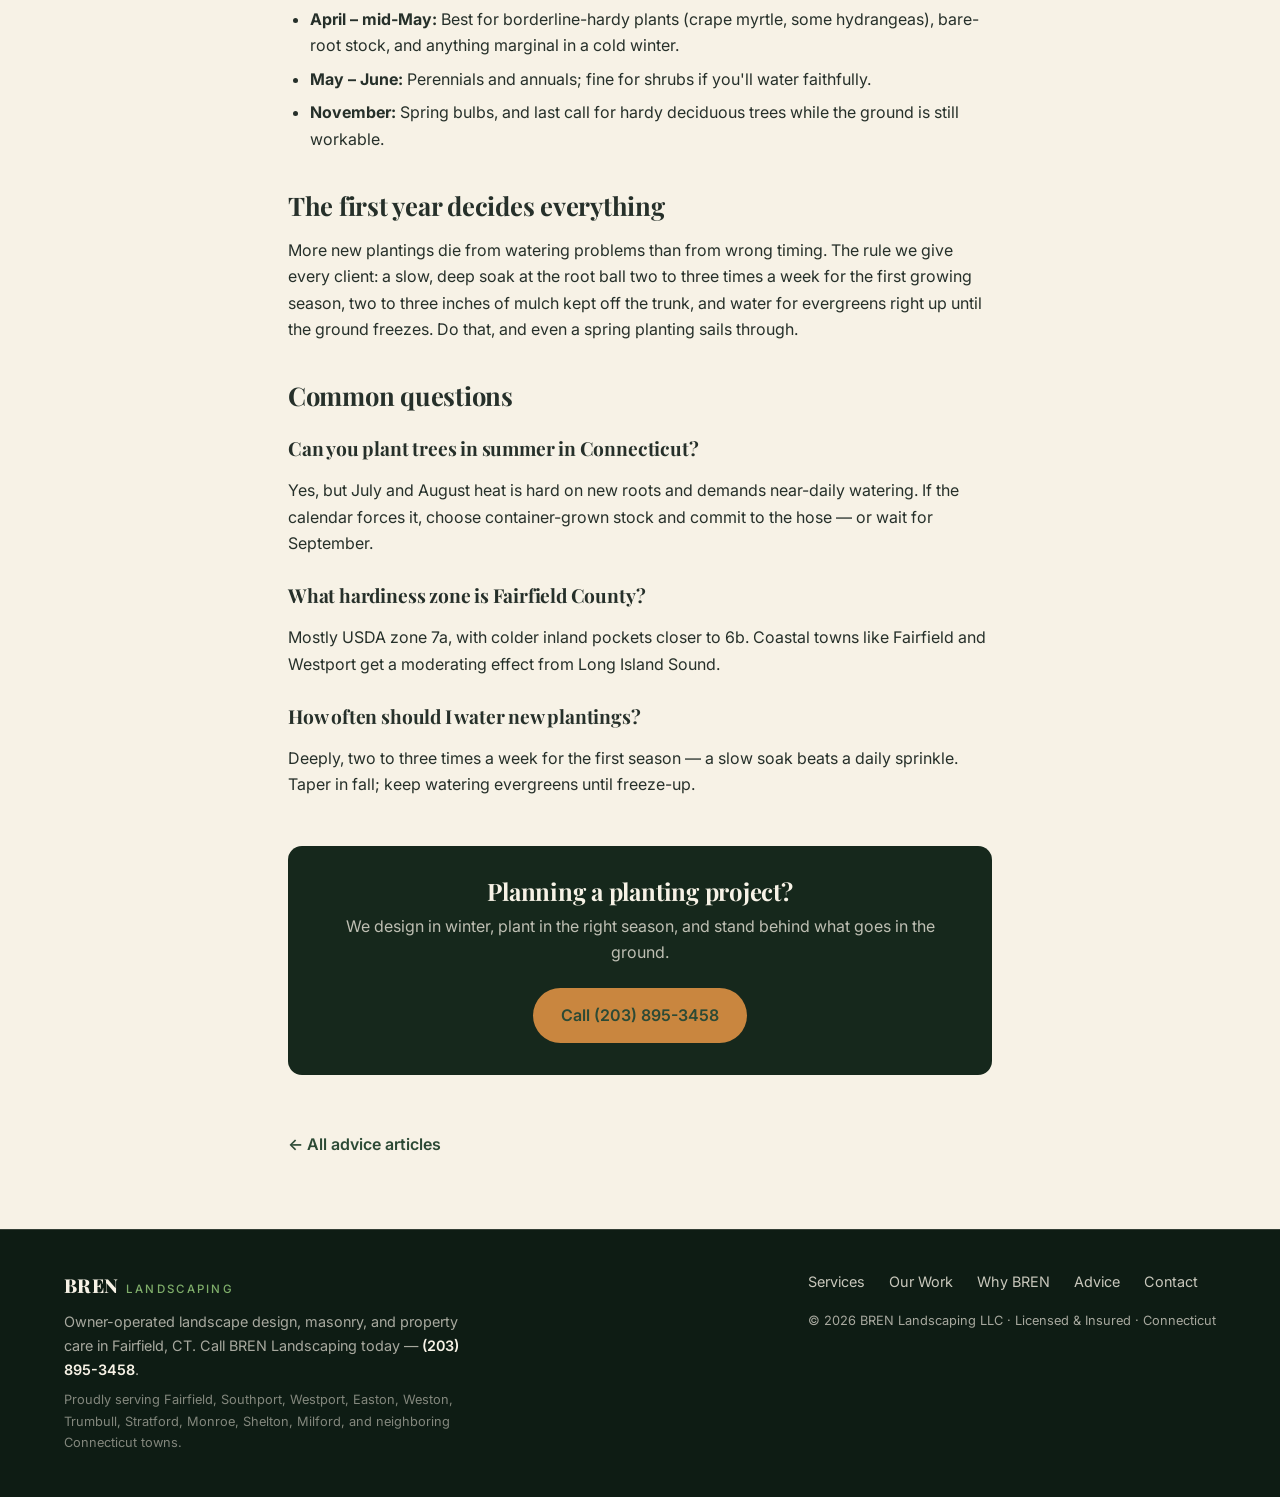
<file: blog/best-time-to-plant-trees-shrubs-connecticut.html>
<!DOCTYPE html>
<html lang="en">
<head>
  <meta charset="UTF-8">
  <meta name="viewport" content="width=device-width, initial-scale=1.0">
  <title>When Is the Best Time to Plant Trees and Shrubs in Connecticut? | BREN Landscaping</title>
  <meta name="description" content="Early fall — mid-September through late October — is the best time to plant trees and shrubs in Connecticut, with early spring a close second. A season-by-season planting guide for Fairfield County yards.">
  <link rel="canonical" href="https://brenlandscaping.com/blog/best-time-to-plant-trees-shrubs-connecticut.html">
  <meta property="og:type" content="article">
  <meta property="og:site_name" content="BREN Landscaping LLC">
  <meta property="og:title" content="When Is the Best Time to Plant Trees and Shrubs in Connecticut?">
  <meta property="og:description" content="Why early fall beats spring for planting in Connecticut, what to plant when, and how to keep new plantings alive through their first year.">
  <meta property="og:url" content="https://brenlandscaping.com/blog/best-time-to-plant-trees-shrubs-connecticut.html">
  <link rel="icon" type="image/svg+xml" href="../images/favicon.svg">
  <link rel="preconnect" href="https://fonts.googleapis.com">
  <link rel="preconnect" href="https://fonts.gstatic.com" crossorigin>
  <link href="https://fonts.googleapis.com/css2?family=Playfair+Display:ital,wght@0,700;0,800;1,600&family=Inter:wght@400;500;600&display=swap" rel="stylesheet">
  <link rel="stylesheet" href="../css/styles.css">
  <script type="application/ld+json">
  {
    "@context": "https://schema.org",
    "@type": "BlogPosting",
    "headline": "When Is the Best Time to Plant Trees and Shrubs in Connecticut?",
    "description": "Why early fall beats spring for planting in Connecticut, what to plant when, and how to keep new plantings alive through their first year.",
    "mainEntityOfPage": "https://brenlandscaping.com/blog/best-time-to-plant-trees-shrubs-connecticut.html",
    "image": "https://brenlandscaping.com/images/gallery-8.jpg",
    "datePublished": "2026-07-10",
    "dateModified": "2026-07-10",
    "author": {
      "@type": "Person",
      "name": "Dennis Leahy",
      "jobTitle": "Owner, BREN Landscaping LLC",
      "url": "https://brenlandscaping.com/#why"
    },
    "publisher": { "@id": "https://brenlandscaping.com/#business" }
  }
  </script>
  <script type="application/ld+json">
  {
    "@context": "https://schema.org",
    "@type": "BreadcrumbList",
    "itemListElement": [
      { "@type": "ListItem", "position": 1, "name": "Home", "item": "https://brenlandscaping.com/" },
      { "@type": "ListItem", "position": 2, "name": "Advice", "item": "https://brenlandscaping.com/blog/" },
      { "@type": "ListItem", "position": 3, "name": "Best Time to Plant Trees and Shrubs in Connecticut" }
    ]
  }
  </script>
  <script type="application/ld+json">
  {
    "@context": "https://schema.org",
    "@type": "FAQPage",
    "mainEntity": [
      {
        "@type": "Question",
        "name": "Can you plant trees in summer in Connecticut?",
        "acceptedAnswer": {
          "@type": "Answer",
          "text": "You can, but July and August heat is hard on new roots and demands near-daily watering. If a project timeline puts planting in midsummer, choose container-grown stock, mulch well, and commit to a serious watering schedule — or wait for September."
        }
      },
      {
        "@type": "Question",
        "name": "What hardiness zone is Fairfield County, CT?",
        "acceptedAnswer": {
          "@type": "Answer",
          "text": "Most of Fairfield County sits in USDA zone 7a, with colder inland pockets closer to 6b. Coastal towns like Fairfield and Westport get a moderating effect from Long Island Sound."
        }
      },
      {
        "@type": "Question",
        "name": "How often should I water newly planted trees and shrubs?",
        "acceptedAnswer": {
          "@type": "Answer",
          "text": "Deeply, two to three times a week for the first growing season — a slow soak at the root ball beats a daily sprinkle. Taper off in fall, and keep watering evergreens until the ground freezes."
        }
      }
    ]
  }
  </script>
</head>
<body>

  <header class="site-header solid" id="top">
    <div class="wrap header-inner">
      <a class="logo" href="../index.html">BREN <span>Landscaping</span></a>
      <a class="nav-phone" href="tel:+12038953458">(203)&nbsp;895-3458</a>
      <nav class="site-nav" id="site-nav" aria-label="Main navigation">
        <a href="../index.html#services">Services</a>
        <a href="../index.html#portfolio">Our Work</a>
        <a href="../index.html#why">Why BREN</a>
        <a href="index.html">Advice</a>
        <a class="btn btn-primary" href="../index.html#contact">Get a Free Quote</a>
        <a class="btn btn-ghost nav-call" href="tel:+12038953458">Call (203) 895-3458</a>
      </nav>
      <button class="nav-toggle" aria-label="Open menu" aria-expanded="false" aria-controls="site-nav"><span></span></button>
    </div>
  </header>

  <div class="page-head">
    <div class="wrap">
      <p class="eyebrow">Planting &amp; Care</p>
      <h1>When is the best time to plant trees and shrubs in Connecticut?</h1>
      <div class="post-meta">
        <span>By <strong>Dennis Leahy</strong>, Owner</span>
        <span>Updated <strong>July 2026</strong></span>
        <span>5 min read</span>
      </div>
    </div>
  </div>

  <article class="wrap post-body">
    <div class="answer-box">
      <strong>Quick Answer</strong>
      <p><b>Early fall — mid-September through late October — is the best time to plant trees and shrubs in Connecticut.</b> The soil is still warm, the air is cooling, and roots get a full head start before summer stress. Early spring (April to mid-May) is a close second.</p>
    </div>

    <p>Every spring my phone fills up with planting requests, and every fall I plant the projects that will actually have the easiest first year. It feels backwards — garden centers are busiest in May — but fall planting works <em>with</em> our climate instead of against it. Here's the reasoning, season by season.</p>

    <h2>Why fall is the sweet spot</h2>
    <p>In September and October, Connecticut soil is still holding summer warmth while the air cools off. That combination is exactly what a transplant wants: roots grow eagerly in warm soil, and the plant isn't fighting heat or drought up top. By the time the ground freezes, a fall-planted tree has months of root growth banked. When summer arrives the following year, it's established — not struggling through its first heat wave three weeks after leaving the nursery pot.</p>

    <h2>Spring planting still works — with a catch</h2>
    <p>April through mid-May is a perfectly good planting window, and for a few plants it's the better one (see below). The catch is what follows: a spring-planted shrub hits July with a root system that's only a few months old. That means diligent watering all summer — miss two hot weeks in August and you can lose the plant. If you plant in spring, budget for the watering, not just the plants.</p>

    <h2>What about summer and winter?</h2>
    <p>Summer planting is possible with container-grown stock, heavy mulch, and near-daily water, but I only recommend it when a construction schedule demands it. Winter is for planning: it's when we design, so plants are ordered and ready the moment the ground wakes up.</p>

    <h2>A quick season-by-season guide</h2>
    <ul>
      <li><b>Mid-September – late October:</b> Best window for most deciduous trees, shrubs, and evergreens. Aim to get evergreens in by mid-October so they root before winter wind.</li>
      <li><b>April – mid-May:</b> Best for borderline-hardy plants (crape myrtle, some hydrangeas), bare-root stock, and anything marginal in a cold winter.</li>
      <li><b>May – June:</b> Perennials and annuals; fine for shrubs if you'll water faithfully.</li>
      <li><b>November:</b> Spring bulbs, and last call for hardy deciduous trees while the ground is still workable.</li>
    </ul>

    <h2>The first year decides everything</h2>
    <p>More new plantings die from watering problems than from wrong timing. The rule we give every client: a slow, deep soak at the root ball two to three times a week for the first growing season, two to three inches of mulch kept off the trunk, and water for evergreens right up until the ground freezes. Do that, and even a spring planting sails through.</p>

    <h2>Common questions</h2>
    <h3>Can you plant trees in summer in Connecticut?</h3>
    <p>Yes, but July and August heat is hard on new roots and demands near-daily watering. If the calendar forces it, choose container-grown stock and commit to the hose — or wait for September.</p>
    <h3>What hardiness zone is Fairfield County?</h3>
    <p>Mostly USDA zone 7a, with colder inland pockets closer to 6b. Coastal towns like Fairfield and Westport get a moderating effect from Long Island Sound.</p>
    <h3>How often should I water new plantings?</h3>
    <p>Deeply, two to three times a week for the first season — a slow soak beats a daily sprinkle. Taper in fall; keep watering evergreens until freeze-up.</p>

    <div class="post-cta">
      <h2>Planning a planting project?</h2>
      <p>We design in winter, plant in the right season, and stand behind what goes in the ground.</p>
      <a class="btn btn-primary" href="tel:+12038953458">Call (203) 895-3458</a>
    </div>

    <a class="back-link" href="index.html">&larr; All advice articles</a>
  </article>

  <footer class="site-footer" style="margin-top:3.5rem;">
    <div class="wrap footer-inner">
      <div class="footer-brand">
        <a class="logo" href="../index.html">BREN <span>Landscaping</span></a>
        <p>Owner-operated landscape design, masonry, and property care in Fairfield, CT. Call BREN Landscaping today — <a class="footer-phone" href="tel:+12038953458">(203) 895-3458</a>.</p>
        <p class="footer-area">Proudly serving Fairfield, Southport, Westport, Easton, Weston, Trumbull, Stratford, Monroe, Shelton, Milford, and neighboring Connecticut towns.</p>
      </div>
      <div>
        <nav class="footer-links" aria-label="Footer navigation">
          <a href="../index.html#services">Services</a>
          <a href="../index.html#portfolio">Our Work</a>
          <a href="../index.html#why">Why BREN</a>
          <a href="index.html">Advice</a>
          <a href="../index.html#contact">Contact</a>
        </nav>
        <p class="footer-legal" style="margin-top:1rem;">&copy; <span id="year">2026</span> BREN Landscaping LLC &middot; Licensed &amp; Insured &middot; Connecticut</p>
      </div>
    </div>
  </footer>

  <script src="../js/main.js"></script>
</body>
</html>
</file>
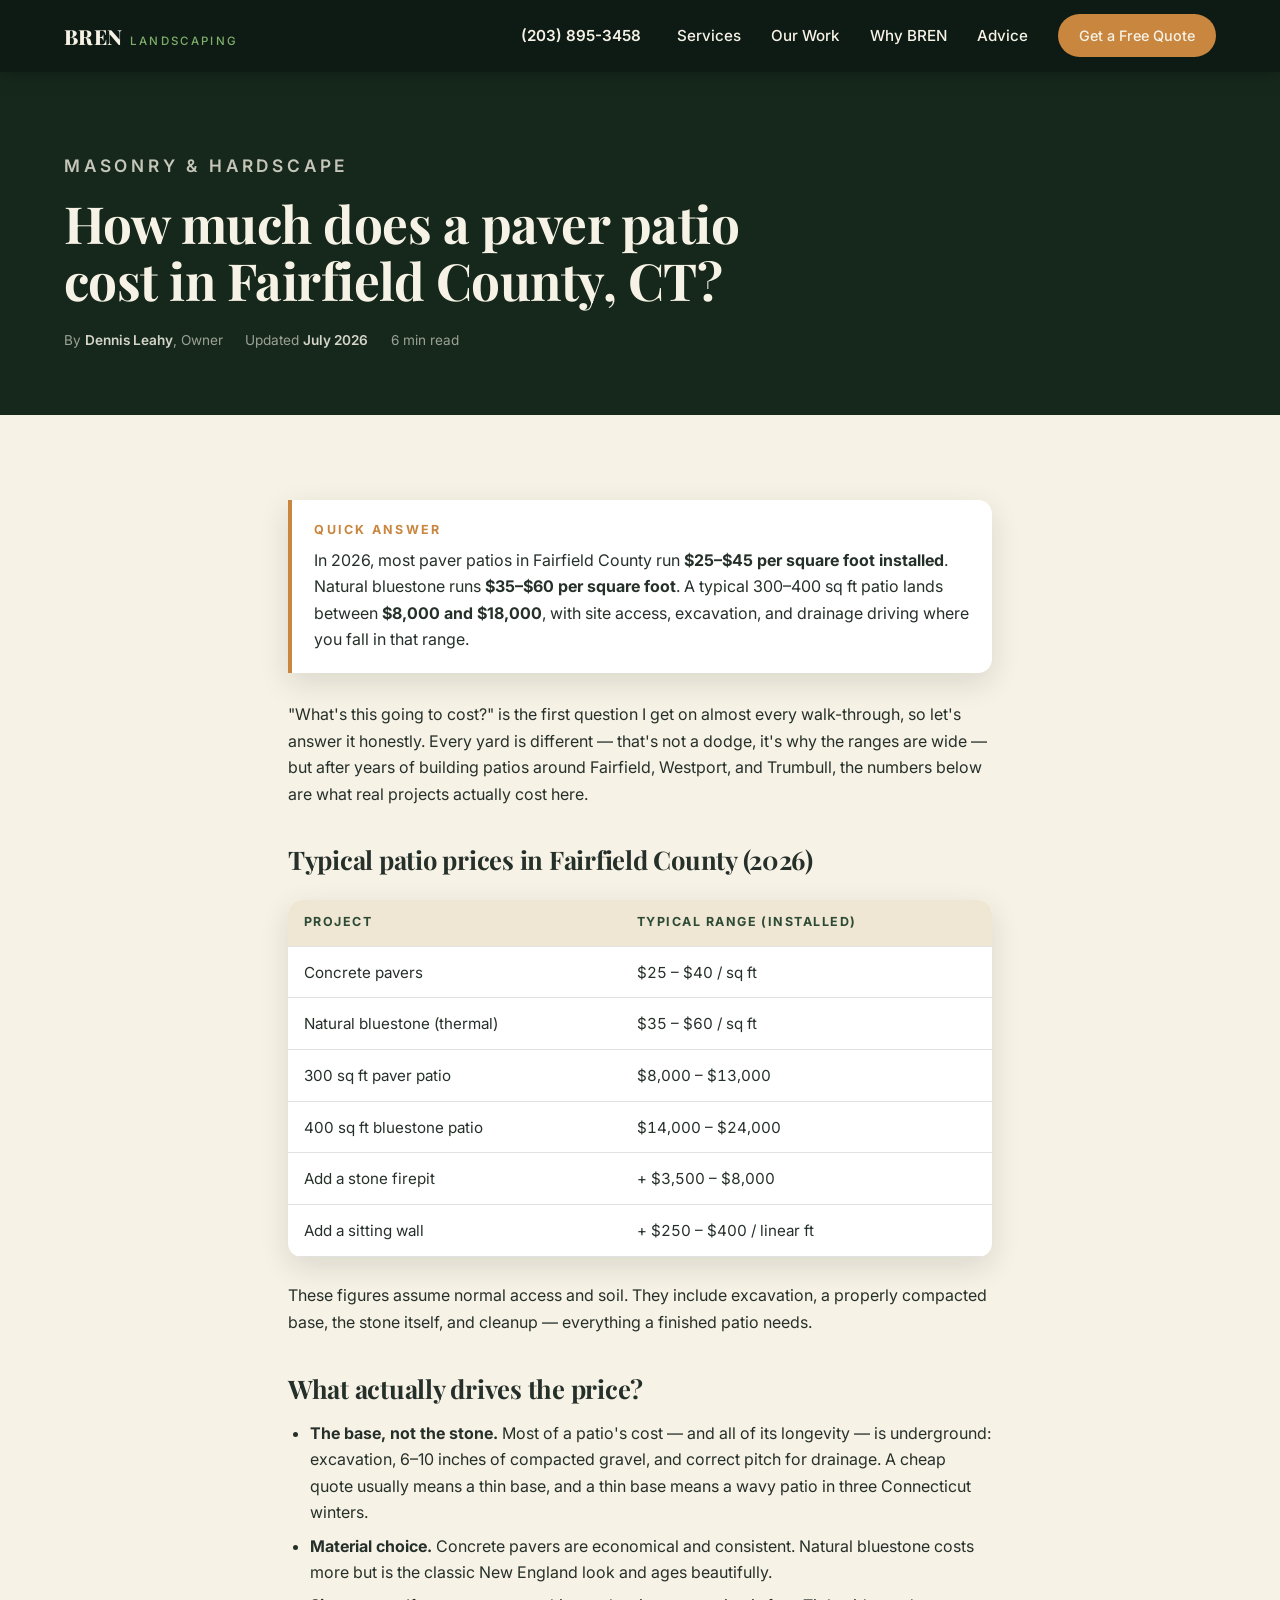
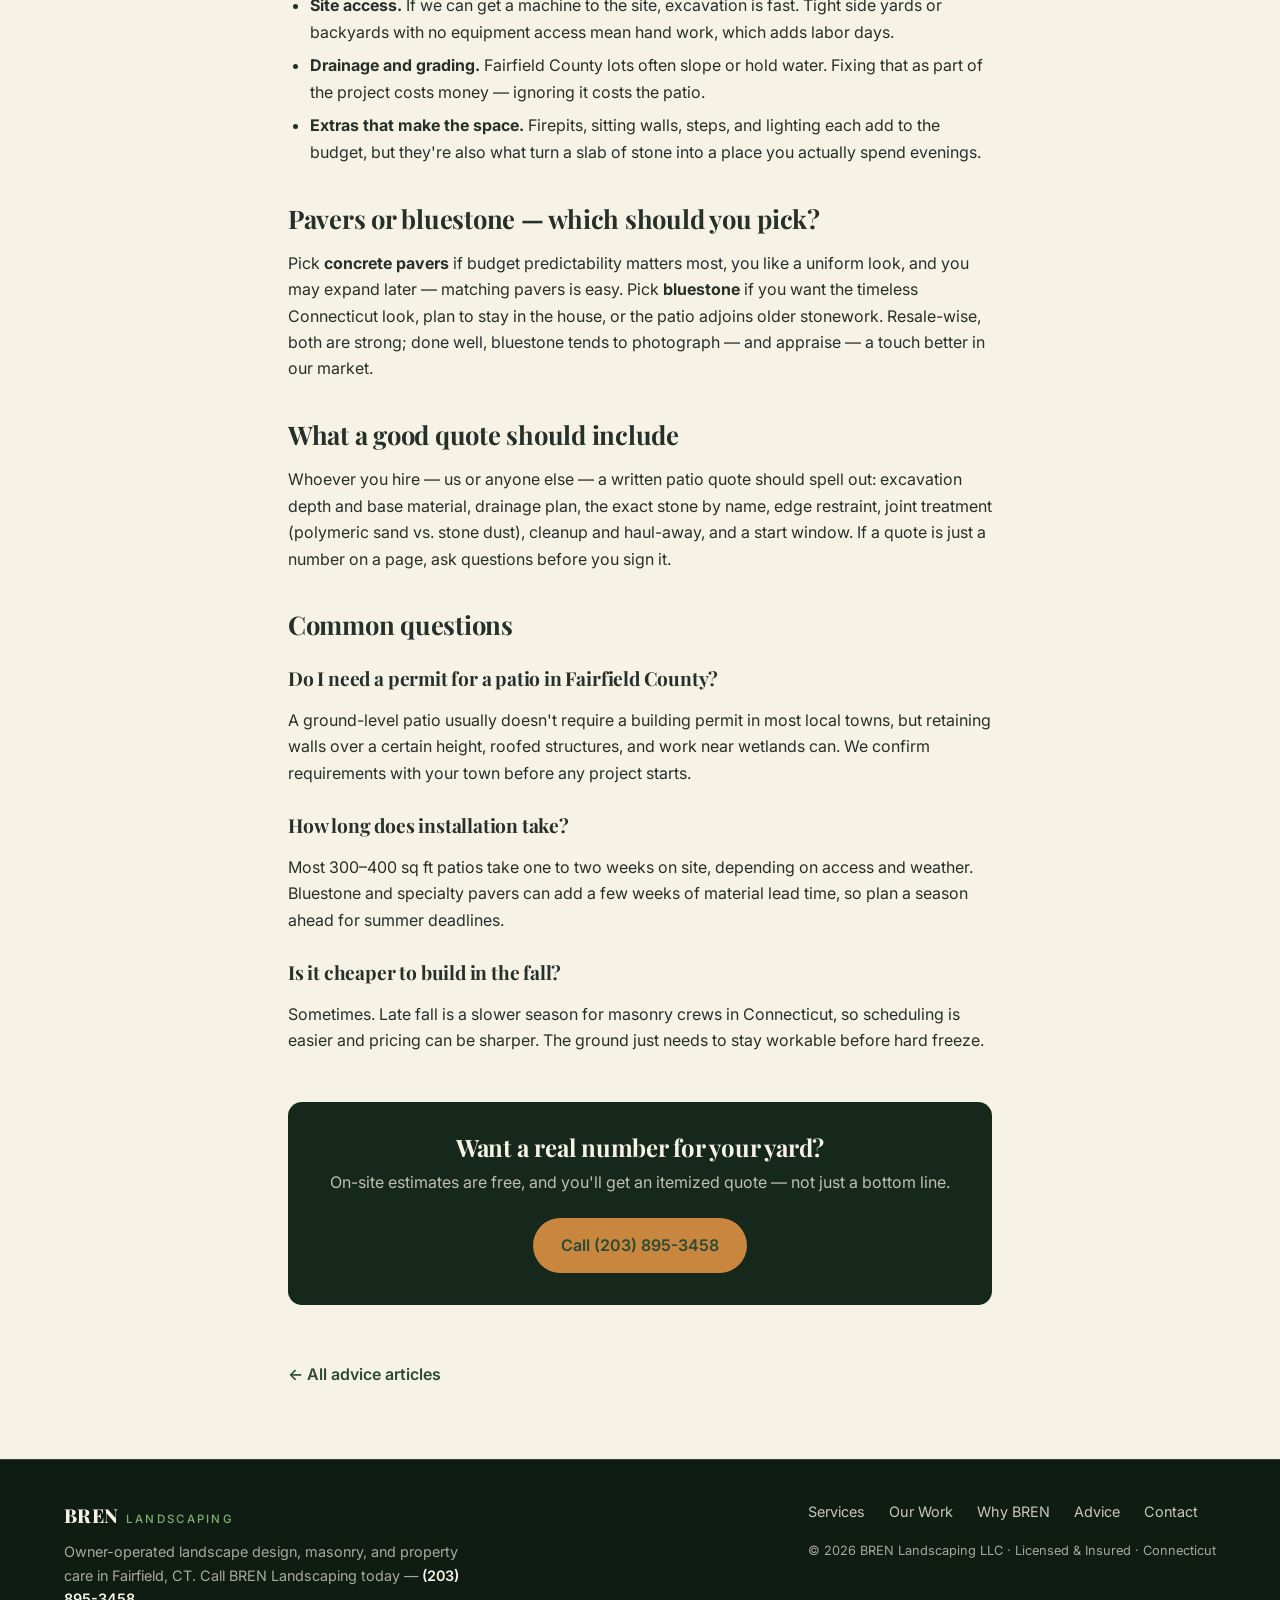
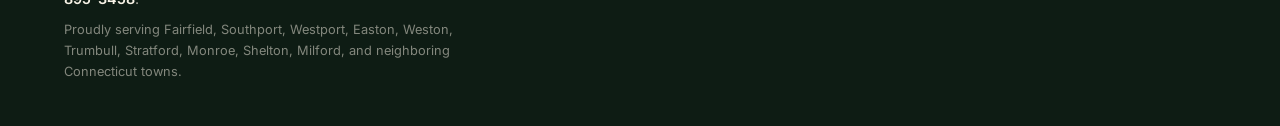
<file: blog/paver-patio-cost-fairfield-county-ct.html>
<!DOCTYPE html>
<html lang="en">
<head>
  <meta charset="UTF-8">
  <meta name="viewport" content="width=device-width, initial-scale=1.0">
  <title>How Much Does a Paver Patio Cost in Fairfield County, CT? (2026) | BREN Landscaping</title>
  <meta name="description" content="Most paver patios in Fairfield County, CT run $25–$45 per square foot installed in 2026; natural bluestone runs $35–$60. See what drives the price, typical project totals, and what a good quote should include.">
  <link rel="canonical" href="https://brenlandscaping.com/blog/paver-patio-cost-fairfield-county-ct.html">
  <meta property="og:type" content="article">
  <meta property="og:site_name" content="BREN Landscaping LLC">
  <meta property="og:title" content="How Much Does a Paver Patio Cost in Fairfield County, CT? (2026)">
  <meta property="og:description" content="Real 2026 price ranges for paver and bluestone patios in Fairfield County, what drives a quote up or down, and what a good estimate should include.">
  <meta property="og:url" content="https://brenlandscaping.com/blog/paver-patio-cost-fairfield-county-ct.html">
  <link rel="icon" type="image/svg+xml" href="../images/favicon.svg">
  <link rel="preconnect" href="https://fonts.googleapis.com">
  <link rel="preconnect" href="https://fonts.gstatic.com" crossorigin>
  <link href="https://fonts.googleapis.com/css2?family=Playfair+Display:ital,wght@0,700;0,800;1,600&family=Inter:wght@400;500;600&display=swap" rel="stylesheet">
  <link rel="stylesheet" href="../css/styles.css">
  <script type="application/ld+json">
  {
    "@context": "https://schema.org",
    "@type": "BlogPosting",
    "headline": "How Much Does a Paver Patio Cost in Fairfield County, CT? (2026 Guide)",
    "description": "Real 2026 price ranges for paver and bluestone patios in Fairfield County, CT — what drives the price and what a good quote should include.",
    "mainEntityOfPage": "https://brenlandscaping.com/blog/paver-patio-cost-fairfield-county-ct.html",
    "image": "https://brenlandscaping.com/images/gallery-2.jpg",
    "datePublished": "2026-07-10",
    "dateModified": "2026-07-10",
    "author": {
      "@type": "Person",
      "name": "Dennis Leahy",
      "jobTitle": "Owner, BREN Landscaping LLC",
      "url": "https://brenlandscaping.com/#why"
    },
    "publisher": { "@id": "https://brenlandscaping.com/#business" }
  }
  </script>
  <script type="application/ld+json">
  {
    "@context": "https://schema.org",
    "@type": "BreadcrumbList",
    "itemListElement": [
      { "@type": "ListItem", "position": 1, "name": "Home", "item": "https://brenlandscaping.com/" },
      { "@type": "ListItem", "position": 2, "name": "Advice", "item": "https://brenlandscaping.com/blog/" },
      { "@type": "ListItem", "position": 3, "name": "Paver Patio Cost in Fairfield County, CT" }
    ]
  }
  </script>
  <script type="application/ld+json">
  {
    "@context": "https://schema.org",
    "@type": "FAQPage",
    "mainEntity": [
      {
        "@type": "Question",
        "name": "Do I need a permit for a patio in Fairfield County?",
        "acceptedAnswer": {
          "@type": "Answer",
          "text": "A ground-level patio usually doesn't require a building permit in most Fairfield County towns, but retaining walls over a certain height, structures, and work near wetlands can. We confirm requirements with your town before any project starts."
        }
      },
      {
        "@type": "Question",
        "name": "How long does a paver patio installation take?",
        "acceptedAnswer": {
          "@type": "Answer",
          "text": "Most 300–400 square foot patios take about one to two weeks on site, depending on access, excavation, and weather. Add time for design and material lead times — bluestone and specialty pavers can take a few weeks to arrive."
        }
      },
      {
        "@type": "Question",
        "name": "Is it cheaper to build a patio in the fall?",
        "acceptedAnswer": {
          "@type": "Answer",
          "text": "Sometimes. Late fall and early winter are slower seasons for masonry crews in Connecticut, so scheduling is easier and some contractors offer better pricing. The ground just needs to stay workable — we pour footings and set base before hard freeze."
        }
      }
    ]
  }
  </script>
</head>
<body>

  <header class="site-header solid" id="top">
    <div class="wrap header-inner">
      <a class="logo" href="../index.html">BREN <span>Landscaping</span></a>
      <a class="nav-phone" href="tel:+12038953458">(203)&nbsp;895-3458</a>
      <nav class="site-nav" id="site-nav" aria-label="Main navigation">
        <a href="../index.html#services">Services</a>
        <a href="../index.html#portfolio">Our Work</a>
        <a href="../index.html#why">Why BREN</a>
        <a href="index.html">Advice</a>
        <a class="btn btn-primary" href="../index.html#contact">Get a Free Quote</a>
        <a class="btn btn-ghost nav-call" href="tel:+12038953458">Call (203) 895-3458</a>
      </nav>
      <button class="nav-toggle" aria-label="Open menu" aria-expanded="false" aria-controls="site-nav"><span></span></button>
    </div>
  </header>

  <div class="page-head">
    <div class="wrap">
      <p class="eyebrow">Masonry &amp; Hardscape</p>
      <h1>How much does a paver patio cost in Fairfield County, CT?</h1>
      <div class="post-meta">
        <span>By <strong>Dennis Leahy</strong>, Owner</span>
        <span>Updated <strong>July 2026</strong></span>
        <span>6 min read</span>
      </div>
    </div>
  </div>

  <article class="wrap post-body">
    <div class="answer-box">
      <strong>Quick Answer</strong>
      <p>In 2026, most paver patios in Fairfield County run <b>$25–$45 per square foot installed</b>. Natural bluestone runs <b>$35–$60 per square foot</b>. A typical 300–400 sq ft patio lands between <b>$8,000 and $18,000</b>, with site access, excavation, and drainage driving where you fall in that range.</p>
    </div>

    <p>"What's this going to cost?" is the first question I get on almost every walk-through, so let's answer it honestly. Every yard is different — that's not a dodge, it's why the ranges are wide — but after years of building patios around Fairfield, Westport, and Trumbull, the numbers below are what real projects actually cost here.</p>

    <h2>Typical patio prices in Fairfield County (2026)</h2>
    <div class="table-scroll">
      <table>
        <thead>
          <tr><th>Project</th><th>Typical range (installed)</th></tr>
        </thead>
        <tbody>
          <tr><td>Concrete pavers</td><td>$25 – $40 / sq ft</td></tr>
          <tr><td>Natural bluestone (thermal)</td><td>$35 – $60 / sq ft</td></tr>
          <tr><td>300 sq ft paver patio</td><td>$8,000 – $13,000</td></tr>
          <tr><td>400 sq ft bluestone patio</td><td>$14,000 – $24,000</td></tr>
          <tr><td>Add a stone firepit</td><td>+ $3,500 – $8,000</td></tr>
          <tr><td>Add a sitting wall</td><td>+ $250 – $400 / linear ft</td></tr>
        </tbody>
      </table>
    </div>
    <p>These figures assume normal access and soil. They include excavation, a properly compacted base, the stone itself, and cleanup — everything a finished patio needs.</p>

    <h2>What actually drives the price?</h2>
    <ul>
      <li><b>The base, not the stone.</b> Most of a patio's cost — and all of its longevity — is underground: excavation, 6–10 inches of compacted gravel, and correct pitch for drainage. A cheap quote usually means a thin base, and a thin base means a wavy patio in three Connecticut winters.</li>
      <li><b>Material choice.</b> Concrete pavers are economical and consistent. Natural bluestone costs more but is the classic New England look and ages beautifully.</li>
      <li><b>Site access.</b> If we can get a machine to the site, excavation is fast. Tight side yards or backyards with no equipment access mean hand work, which adds labor days.</li>
      <li><b>Drainage and grading.</b> Fairfield County lots often slope or hold water. Fixing that as part of the project costs money — ignoring it costs the patio.</li>
      <li><b>Extras that make the space.</b> Firepits, sitting walls, steps, and lighting each add to the budget, but they're also what turn a slab of stone into a place you actually spend evenings.</li>
    </ul>

    <h2>Pavers or bluestone — which should you pick?</h2>
    <p>Pick <b>concrete pavers</b> if budget predictability matters most, you like a uniform look, and you may expand later — matching pavers is easy. Pick <b>bluestone</b> if you want the timeless Connecticut look, plan to stay in the house, or the patio adjoins older stonework. Resale-wise, both are strong; done well, bluestone tends to photograph — and appraise — a touch better in our market.</p>

    <h2>What a good quote should include</h2>
    <p>Whoever you hire — us or anyone else — a written patio quote should spell out: excavation depth and base material, drainage plan, the exact stone by name, edge restraint, joint treatment (polymeric sand vs. stone dust), cleanup and haul-away, and a start window. If a quote is just a number on a page, ask questions before you sign it.</p>

    <h2>Common questions</h2>
    <h3>Do I need a permit for a patio in Fairfield County?</h3>
    <p>A ground-level patio usually doesn't require a building permit in most local towns, but retaining walls over a certain height, roofed structures, and work near wetlands can. We confirm requirements with your town before any project starts.</p>
    <h3>How long does installation take?</h3>
    <p>Most 300–400 sq ft patios take one to two weeks on site, depending on access and weather. Bluestone and specialty pavers can add a few weeks of material lead time, so plan a season ahead for summer deadlines.</p>
    <h3>Is it cheaper to build in the fall?</h3>
    <p>Sometimes. Late fall is a slower season for masonry crews in Connecticut, so scheduling is easier and pricing can be sharper. The ground just needs to stay workable before hard freeze.</p>

    <div class="post-cta">
      <h2>Want a real number for your yard?</h2>
      <p>On-site estimates are free, and you'll get an itemized quote — not just a bottom line.</p>
      <a class="btn btn-primary" href="tel:+12038953458">Call (203) 895-3458</a>
    </div>

    <a class="back-link" href="index.html">&larr; All advice articles</a>
  </article>

  <footer class="site-footer" style="margin-top:3.5rem;">
    <div class="wrap footer-inner">
      <div class="footer-brand">
        <a class="logo" href="../index.html">BREN <span>Landscaping</span></a>
        <p>Owner-operated landscape design, masonry, and property care in Fairfield, CT. Call BREN Landscaping today — <a class="footer-phone" href="tel:+12038953458">(203) 895-3458</a>.</p>
        <p class="footer-area">Proudly serving Fairfield, Southport, Westport, Easton, Weston, Trumbull, Stratford, Monroe, Shelton, Milford, and neighboring Connecticut towns.</p>
      </div>
      <div>
        <nav class="footer-links" aria-label="Footer navigation">
          <a href="../index.html#services">Services</a>
          <a href="../index.html#portfolio">Our Work</a>
          <a href="../index.html#why">Why BREN</a>
          <a href="index.html">Advice</a>
          <a href="../index.html#contact">Contact</a>
        </nav>
        <p class="footer-legal" style="margin-top:1rem;">&copy; <span id="year">2026</span> BREN Landscaping LLC &middot; Licensed &amp; Insured &middot; Connecticut</p>
      </div>
    </div>
  </footer>

  <script src="../js/main.js"></script>
</body>
</html>
</file>
<file: css/styles.css>
/* ==========================================================================
   BREN Landscaping LLC — brenlandscaping.com
   Mobile-first stylesheet
   ========================================================================== */

:root {
  --green-950: #0e1c14;
  --green-900: #16281c;
  --green-800: #1f3627;
  --green-700: #2c4a35;
  --green-soft: #7fae6a;
  --cream: #f7f2e6;
  --cream-deep: #efe7d3;
  --ink: #26302a;
  --ink-soft: #55605a;
  --amber: #c9863f;
  --amber-bright: #dd9a4e;
  --line: rgba(38, 48, 42, 0.14);
  --line-light: rgba(247, 242, 230, 0.16);

  --font-serif: "Playfair Display", "Georgia", "Times New Roman", serif;
  --font-sans: "Inter", -apple-system, BlinkMacSystemFont, "Segoe UI", sans-serif;

  --wrap: 72rem;
  --pad: 1.25rem;
  --radius: 14px;
  --shadow: 0 10px 30px rgba(14, 28, 20, 0.12);
}

* { box-sizing: border-box; margin: 0; padding: 0; }

html { scroll-behavior: smooth; }

body {
  font-family: var(--font-sans);
  font-size: 1rem;
  line-height: 1.65;
  color: var(--ink);
  background: var(--cream);
  -webkit-font-smoothing: antialiased;
}

img { display: block; max-width: 100%; }

a { color: inherit; }

.wrap {
  width: min(var(--wrap), 100% - 2 * var(--pad));
  margin-inline: auto;
}

/* ---------- Type ---------- */

h1, h2, h3 { font-family: var(--font-serif); line-height: 1.12; letter-spacing: -0.01em; }

.eyebrow {
  font-size: 0.78rem;
  font-weight: 600;
  letter-spacing: 0.22em;
  text-transform: uppercase;
  color: var(--amber);
  margin-bottom: 0.9rem;
}

.section-head { max-width: 38rem; margin-bottom: 2.25rem; }
.section-head h2 { font-size: clamp(1.9rem, 4.5vw, 2.75rem); margin-bottom: 0.75rem; }
.section-head p { color: var(--ink-soft); font-size: 1.05rem; }

.on-dark { color: var(--cream); }
.on-dark .section-head p { color: rgba(247, 242, 230, 0.72); }

/* ---------- Buttons ---------- */

.btn {
  display: inline-flex;
  align-items: center;
  justify-content: center;
  gap: 0.5rem;
  padding: 0.9rem 1.75rem;
  border-radius: 999px;
  font-weight: 600;
  font-size: 1rem;
  text-decoration: none;
  transition: transform 0.15s ease, background 0.2s ease, color 0.2s ease;
  cursor: pointer;
  border: 0;
}

.btn:active { transform: scale(0.98); }

.btn-primary { background: var(--amber); color: #fff; }
.btn-primary:hover { background: var(--amber-bright); }

.btn-ghost {
  background: transparent;
  color: var(--cream);
  box-shadow: inset 0 0 0 1.5px rgba(247, 242, 230, 0.55);
}
.btn-ghost:hover { background: rgba(247, 242, 230, 0.1); }

.btn-dark { background: var(--green-900); color: var(--cream); }
.btn-dark:hover { background: var(--green-700); }

/* ---------- Header ---------- */

.site-header {
  position: fixed;
  inset: 0 0 auto 0;
  z-index: 50;
  padding: 0.9rem 0;
  transition: background 0.25s ease, box-shadow 0.25s ease, padding 0.25s ease;
}

.site-header.scrolled {
  background: rgba(14, 28, 20, 0.96);
  box-shadow: 0 2px 20px rgba(0, 0, 0, 0.25);
  padding: 0.6rem 0;
}

.header-inner { display: flex; align-items: center; gap: 1rem; }
.header-inner .logo { margin-right: auto; }

.logo {
  font-family: var(--font-serif);
  font-weight: 800;
  font-size: 1.3rem;
  letter-spacing: 0.02em;
  color: var(--cream);
  text-decoration: none;
  display: flex;
  align-items: baseline;
  gap: 0.45rem;
}
.logo span { font-family: var(--font-sans); font-weight: 500; font-size: 0.72rem; letter-spacing: 0.2em; text-transform: uppercase; color: var(--green-soft); }

.nav-phone {
  display: none;
  font-weight: 600;
  color: var(--cream);
  text-decoration: none;
  font-size: 0.95rem;
  white-space: nowrap;
}
.nav-phone:hover { color: var(--amber-bright); }

.nav-toggle {
  display: grid;
  place-items: center;
  width: 44px;
  height: 44px;
  background: transparent;
  border: 0;
  cursor: pointer;
}
.nav-toggle span, .nav-toggle span::before, .nav-toggle span::after {
  content: "";
  display: block;
  width: 24px;
  height: 2px;
  background: var(--cream);
  position: relative;
  transition: transform 0.25s ease, opacity 0.2s ease;
}
.nav-toggle span::before { position: absolute; top: -8px; }
.nav-toggle span::after { position: absolute; top: 8px; }
.nav-open .nav-toggle span { background: transparent; }
.nav-open .nav-toggle span::before { transform: translateY(8px) rotate(45deg); }
.nav-open .nav-toggle span::after { transform: translateY(-8px) rotate(-45deg); }

.site-nav {
  position: fixed;
  inset: 0;
  background: var(--green-950);
  display: flex;
  flex-direction: column;
  align-items: center;
  justify-content: center;
  gap: 1.6rem;
  opacity: 0;
  visibility: hidden;
  transition: opacity 0.25s ease, visibility 0.25s ease;
  z-index: -1;
}
.nav-open .site-nav { opacity: 1; visibility: visible; }

.site-nav a {
  color: var(--cream);
  text-decoration: none;
  font-family: var(--font-serif);
  font-size: 1.6rem;
}
.site-nav a:hover { color: var(--amber-bright); }
.site-nav .btn { font-family: var(--font-sans); font-size: 1rem; }

/* ---------- Hero ---------- */

.hero {
  position: relative;
  min-height: 100svh;
  display: flex;
  align-items: flex-end;
  color: var(--cream);
  background: var(--green-950) url("../images/hero.jpg") center / cover no-repeat;
}

.hero::after {
  content: "";
  position: absolute;
  inset: 0;
  background: linear-gradient(180deg, rgba(14, 28, 20, 0.55) 0%, rgba(14, 28, 20, 0.15) 45%, rgba(14, 28, 20, 0.78) 100%);
}

.hero-content {
  position: relative;
  z-index: 1;
  padding: 7.5rem 0 4.5rem;
}

.hero h1 {
  font-size: clamp(2.5rem, 8vw, 4.6rem);
  max-width: 15ch;
  margin-bottom: 1.1rem;
}

.hero p {
  font-size: clamp(1.05rem, 2.4vw, 1.3rem);
  color: rgba(247, 242, 230, 0.85);
  max-width: 34rem;
  margin-bottom: 2rem;
}

.hero-ctas { display: flex; flex-wrap: wrap; gap: 0.9rem; }

.hero-note {
  margin-top: 2.25rem;
  padding-top: 1.5rem;
  border-top: 1px solid var(--line-light);
  display: flex;
  flex-wrap: wrap;
  gap: 0.4rem 2rem;
  font-size: 0.9rem;
  color: rgba(247, 242, 230, 0.68);
}

/* ---------- Sections ---------- */

section { padding: 4.5rem 0; }

/* Services */

.services-grid { display: grid; gap: 1.5rem; }

.service-card {
  background: #fff;
  border-radius: var(--radius);
  overflow: hidden;
  box-shadow: var(--shadow);
  display: flex;
  flex-direction: column;
}

.service-card img { height: 190px; width: 100%; object-fit: cover; }

.service-body { padding: 1.5rem 1.5rem 1.75rem; display: flex; flex-direction: column; gap: 0.6rem; flex: 1; }
.service-body h3 { font-size: 1.35rem; }
.service-body p { color: var(--ink-soft); font-size: 0.97rem; flex: 1; }

.service-tag {
  font-size: 0.72rem;
  font-weight: 600;
  letter-spacing: 0.18em;
  text-transform: uppercase;
  color: var(--amber);
}

.section-cta { margin-top: 2.5rem; text-align: center; }

/* Portfolio */

.portfolio { background: var(--cream-deep); }

.masonry { columns: 1; column-gap: 1.25rem; }

.masonry figure {
  break-inside: avoid;
  margin-bottom: 1.25rem;
  border-radius: var(--radius);
  overflow: hidden;
  position: relative;
  box-shadow: var(--shadow);
}

.masonry img { width: 100%; transition: transform 0.4s ease; }
.masonry figure:hover img { transform: scale(1.04); }

.masonry figcaption {
  position: absolute;
  inset: auto 0 0 0;
  padding: 2.2rem 1.1rem 0.9rem;
  background: linear-gradient(180deg, rgba(14, 28, 20, 0) 0%, rgba(14, 28, 20, 0.82) 100%);
  color: var(--cream);
  font-size: 0.88rem;
  font-weight: 500;
  letter-spacing: 0.02em;
}

/* Why BREN */

.why { background: var(--green-900); }

.why-grid { display: grid; gap: 2.5rem; align-items: center; }

.why-photo {
  border-radius: var(--radius);
  overflow: hidden;
  box-shadow: 0 18px 44px rgba(0, 0, 0, 0.35);
  width: 15rem;
  max-width: 60%;
  border: 4px solid rgba(127, 174, 106, 0.28);
}
.why-photo img { width: 100%; display: block; aspect-ratio: 1 / 1; object-fit: cover; }

.why h2 { font-size: clamp(1.9rem, 4.5vw, 2.75rem); margin-bottom: 1.1rem; }

.why-story p { color: rgba(247, 242, 230, 0.82); margin-bottom: 1rem; font-size: 1.05rem; }

.why-signature {
  font-family: var(--font-serif);
  font-style: italic;
  font-size: 1.15rem;
  color: var(--amber-bright);
  margin: 1.25rem 0 2rem;
}

.trust-points { display: grid; gap: 1.1rem; }

.trust-point { display: flex; gap: 0.9rem; align-items: flex-start; }

.trust-icon {
  flex: none;
  width: 42px;
  height: 42px;
  border-radius: 50%;
  display: grid;
  place-items: center;
  background: rgba(127, 174, 106, 0.16);
  color: var(--green-soft);
}

.trust-point h3 { font-family: var(--font-sans); font-size: 1rem; font-weight: 600; color: var(--cream); }
.trust-point p { font-size: 0.92rem; color: rgba(247, 242, 230, 0.66); }

/* Testimonials */

.quotes-grid { display: grid; gap: 1.5rem; }

.quote-card {
  background: #fff;
  border-radius: var(--radius);
  padding: 2rem 1.75rem 1.75rem;
  box-shadow: var(--shadow);
  position: relative;
  display: flex;
  flex-direction: column;
}

.quote-mark {
  font-family: var(--font-serif);
  font-size: 3.6rem;
  line-height: 1;
  color: var(--amber);
  height: 2.4rem;
}

.quote-card blockquote { font-size: 1.02rem; color: var(--ink); flex: 1; }

.quote-card footer { margin-top: 1.4rem; font-size: 0.9rem; }
.quote-card footer strong { display: block; color: var(--green-800); }
.quote-card footer span { color: var(--ink-soft); }

.stars { color: var(--amber); letter-spacing: 0.15em; font-size: 0.85rem; margin-bottom: 0.75rem; }

/* FAQ */

.faq { background: var(--cream-deep); padding-top: 4rem; padding-bottom: 4rem; }

.faq-list { max-width: 46rem; }

.faq-list details { border-top: 1px solid var(--line); }
.faq-list details:last-child { border-bottom: 1px solid var(--line); }

.faq-list summary {
  font-family: var(--font-serif);
  font-size: 1.15rem;
  padding: 1.1rem 2.2rem 1.1rem 0;
  cursor: pointer;
  list-style: none;
  position: relative;
}
.faq-list summary::-webkit-details-marker { display: none; }
.faq-list summary::after {
  content: "+";
  position: absolute;
  right: 0.2rem;
  top: 50%;
  transform: translateY(-50%);
  font-family: var(--font-sans);
  font-size: 1.3rem;
  color: var(--amber);
  transition: transform 0.2s ease;
}
.faq-list details[open] summary::after { content: "–"; }
.faq-list summary:hover { color: var(--green-700); }
.faq-list summary:focus-visible { outline: 2px solid var(--amber); outline-offset: 4px; }

.faq-list details p { padding: 0 0 1.25rem; color: var(--ink-soft); max-width: 42rem; }
.faq-list details a { color: var(--green-700); font-weight: 600; }

/* Contact */

.contact { background: var(--green-950); padding-bottom: 5rem; }

.contact-grid { display: grid; gap: 2.75rem; }

.contact-phone {
  font-family: var(--font-serif);
  font-size: clamp(1.8rem, 6vw, 2.6rem);
  color: var(--cream);
  text-decoration: none;
  display: inline-block;
  margin: 0.4rem 0 0.2rem;
}
.contact-phone:hover { color: var(--amber-bright); }

.contact-lines { display: grid; gap: 1.4rem; margin-top: 1.6rem; }
.contact-line small { display: block; font-size: 0.75rem; letter-spacing: 0.18em; text-transform: uppercase; color: var(--green-soft); margin-bottom: 0.15rem; }
.contact-line a { color: rgba(247, 242, 230, 0.88); text-decoration: none; font-size: 1.05rem; }
.contact-line a:hover { color: var(--amber-bright); }
.contact-line p { color: rgba(247, 242, 230, 0.88); font-size: 1.05rem; }

.quote-form {
  background: var(--cream);
  border-radius: var(--radius);
  padding: 1.9rem 1.6rem;
  box-shadow: 0 24px 60px rgba(0, 0, 0, 0.35);
}

.quote-form h3 { font-size: 1.5rem; margin-bottom: 0.4rem; }
.quote-form > p { color: var(--ink-soft); font-size: 0.95rem; margin-bottom: 1.4rem; }

.form-row { display: grid; gap: 1rem; margin-bottom: 1rem; }

.field label { display: block; font-size: 0.82rem; font-weight: 600; margin-bottom: 0.35rem; }

.field input, .field select, .field textarea {
  width: 100%;
  padding: 0.8rem 0.95rem;
  border: 1.5px solid var(--line);
  border-radius: 10px;
  background: #fff;
  font: inherit;
  color: var(--ink);
  transition: border-color 0.2s ease;
}
.field input:focus, .field select:focus, .field textarea:focus {
  outline: none;
  border-color: var(--amber);
}
.field textarea { resize: vertical; min-height: 110px; }

.quote-form .btn { width: 100%; margin-top: 0.4rem; }

.form-status { margin-top: 0.9rem; font-size: 0.9rem; text-align: center; color: var(--green-700); font-weight: 600; display: none; }
.form-status.visible { display: block; }

/* ---------- Footer ---------- */

.site-footer {
  background: var(--green-950);
  border-top: 1px solid var(--line-light);
  padding: 2.5rem 0 2.75rem;
  color: rgba(247, 242, 230, 0.66);
  font-size: 0.9rem;
}

.footer-inner { display: grid; gap: 1.6rem; }

.footer-brand .logo { font-size: 1.2rem; }
.footer-brand p { margin-top: 0.5rem; max-width: 26rem; }
.footer-area { font-size: 0.8rem; color: rgba(247, 242, 230, 0.5); }

.footer-links { display: flex; flex-wrap: wrap; gap: 0.5rem 1.5rem; }
.footer-links a { color: rgba(247, 242, 230, 0.8); text-decoration: none; }
.footer-links a:hover { color: var(--amber-bright); }

.footer-phone { font-weight: 600; color: var(--cream); text-decoration: none; }
.footer-phone:hover { color: var(--amber-bright); }

.footer-legal { font-size: 0.8rem; }

/* ---------- Blog / subpages ---------- */

.site-header.solid {
  background: rgba(14, 28, 20, 0.96);
  box-shadow: 0 2px 20px rgba(0, 0, 0, 0.25);
}

.page-head {
  background: var(--green-900);
  color: var(--cream);
  padding: 8rem 0 3.5rem;
}
.page-head h1 { font-size: clamp(2.1rem, 6vw, 3.2rem); max-width: 22ch; margin-bottom: 0.9rem; }
.page-head p { color: rgba(247, 242, 230, 0.78); max-width: 38rem; font-size: 1.08rem; }

.post-meta {
  display: flex;
  flex-wrap: wrap;
  gap: 0.4rem 1.4rem;
  font-size: 0.85rem;
  color: rgba(247, 242, 230, 0.6);
  margin-top: 1.2rem;
}
.post-meta strong { color: rgba(247, 242, 230, 0.85); font-weight: 600; }

/* Post cards on the blog index */

.post-cards { display: grid; gap: 1.5rem; }

.post-card {
  background: #fff;
  border-radius: var(--radius);
  overflow: hidden;
  box-shadow: var(--shadow);
  display: flex;
  flex-direction: column;
  text-decoration: none;
  color: inherit;
  transition: transform 0.2s ease;
}
.post-card:hover { transform: translateY(-3px); }
.post-card img { height: 200px; width: 100%; object-fit: cover; }
.post-card-body { padding: 1.4rem 1.5rem 1.6rem; display: flex; flex-direction: column; gap: 0.55rem; flex: 1; }
.post-card-body h2 { font-size: 1.3rem; }
.post-card-body p { color: var(--ink-soft); font-size: 0.95rem; flex: 1; }
.post-card-date { font-size: 0.82rem; color: var(--ink-soft); }
.post-card-more { font-weight: 600; color: var(--amber); font-size: 0.92rem; }

.blog-note {
  margin-top: 2.5rem;
  text-align: center;
  color: var(--ink-soft);
  font-size: 0.95rem;
}

/* Article body */

.post-body { max-width: 44rem; margin-inline: auto; padding: 3.5rem 0 1rem; }
.post-body > * + * { margin-top: 1.1rem; }
.post-body h2 { font-size: 1.6rem; margin-top: 2.4rem; }
.post-body h3 { font-size: 1.2rem; margin-top: 1.8rem; }
.post-body a { color: var(--green-700); font-weight: 600; }
.post-body ul, .post-body ol { padding-left: 1.4rem; }
.post-body li + li { margin-top: 0.45rem; }
.post-body figure { margin: 2rem 0; border-radius: var(--radius); overflow: hidden; box-shadow: var(--shadow); }
.post-body figcaption { font-size: 0.85rem; color: var(--ink-soft); padding: 0.6rem 0.9rem; background: #fff; }

.answer-box {
  background: #fff;
  border-left: 4px solid var(--amber);
  border-radius: 0 var(--radius) var(--radius) 0;
  padding: 1.25rem 1.4rem;
  box-shadow: var(--shadow);
  margin: 1.8rem 0;
}
.answer-box strong { display: block; font-size: 0.78rem; letter-spacing: 0.18em; text-transform: uppercase; color: var(--amber); margin-bottom: 0.4rem; }

.table-scroll { overflow-x: auto; margin: 1.6rem 0; border-radius: var(--radius); box-shadow: var(--shadow); }
.post-body table { border-collapse: collapse; width: 100%; background: #fff; font-size: 0.95rem; }
.post-body th, .post-body td { padding: 0.8rem 1rem; text-align: left; border-bottom: 1px solid var(--line); white-space: nowrap; }
.post-body th { font-size: 0.78rem; letter-spacing: 0.12em; text-transform: uppercase; color: var(--green-700); background: var(--cream-deep); }
.post-body td:last-child { font-variant-numeric: tabular-nums; }

.post-cta {
  background: var(--green-900);
  color: var(--cream);
  border-radius: var(--radius);
  padding: 2rem 1.75rem;
  margin: 3rem 0 1rem;
  text-align: center;
}
.post-cta h2 { color: var(--cream); font-size: 1.5rem; margin: 0 0 0.5rem; }
.post-cta p { color: rgba(247, 242, 230, 0.75); margin-bottom: 1.4rem; }

.back-link { display: inline-block; margin: 2.5rem 0 0; font-weight: 600; color: var(--green-700); text-decoration: none; }
.back-link:hover { color: var(--amber); }

@media (min-width: 640px) {
  .post-cards { grid-template-columns: repeat(2, 1fr); }
}
@media (min-width: 900px) {
  .post-cards { grid-template-columns: repeat(3, 1fr); }
  .page-head { padding: 9.5rem 0 4rem; }
}

/* ---------- Reveal animation ---------- */

.reveal { opacity: 0; transform: translateY(22px); transition: opacity 0.6s ease, transform 0.6s ease; }
.reveal.in { opacity: 1; transform: none; }

@media (prefers-reduced-motion: reduce) {
  html { scroll-behavior: auto; }
  .reveal { opacity: 1; transform: none; transition: none; }
  .masonry figure:hover img { transform: none; }
}

/* ---------- Tablet & up ---------- */

@media (min-width: 640px) {
  .services-grid { grid-template-columns: repeat(2, 1fr); }
  .masonry { columns: 2; }
  .quotes-grid { grid-template-columns: repeat(2, 1fr); }
  .form-row.split { grid-template-columns: 1fr 1fr; }
  .footer-inner { grid-template-columns: 1fr auto; align-items: start; }
}

@media (min-width: 900px) {
  section { padding: 6rem 0; }

  .nav-phone { display: inline-block; margin-right: 1.25rem; }

  .nav-toggle { display: none; }

  .site-nav {
    position: static;
    inset: auto;
    background: transparent;
    flex-direction: row;
    gap: 1.9rem;
    opacity: 1;
    visibility: visible;
    z-index: auto;
  }
  .site-nav a { font-family: var(--font-sans); font-size: 0.95rem; font-weight: 500; }
  .site-nav .btn { padding: 0.6rem 1.3rem; font-size: 0.9rem; }
  .site-nav .nav-call { display: none; }

  .services-grid { grid-template-columns: repeat(4, 1fr); }
  .service-card img { height: 160px; }

  .masonry { columns: 3; }

  .why-grid { grid-template-columns: 5fr 7fr; gap: 4rem; }

  .quotes-grid { grid-template-columns: repeat(3, 1fr); }

  .contact-grid { grid-template-columns: 5fr 6fr; gap: 4.5rem; align-items: start; }

  .hero-content { padding-bottom: 6rem; }
}
</file>
